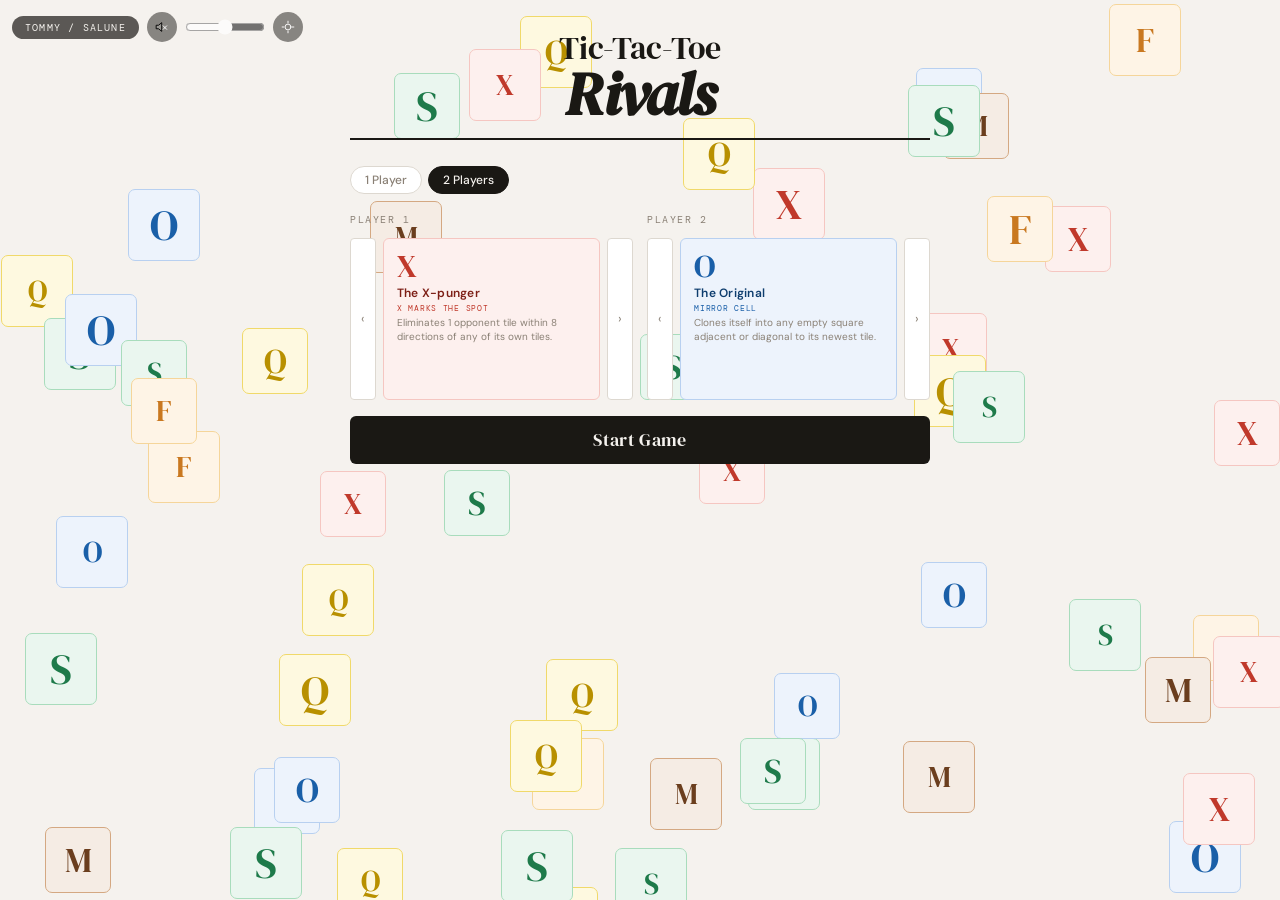
<file: rivals/index.html>
<!DOCTYPE html>
<html lang="en" data-theme="light">
<head>
<meta charset="UTF-8">
<meta name="viewport" content="width=device-width, initial-scale=1.0">
<title>Tic-Tac-Toe: Rivals</title>
<link href="https://fonts.googleapis.com/css2?family=DM+Serif+Display:ital@0;1&family=DM+Sans:wght@300;400;500;600&family=DM+Mono:wght@400;500&display=swap" rel="stylesheet">
<style>
*{box-sizing:border-box;margin:0;padding:0;}

/* ══ THEME VARS ══ */
:root{
  --bg:#f5f2ee;--surface:#fff;--border:#ddd8d0;--text:#1a1814;--muted:#8a8075;--faint:#e8e4de;
  --r:#c0392b;--r-l:#fdf0ee;--r-m:#f5c6c1;--r-d:#7d1f16;
  --b:#1a5fa8;--b-l:#edf3fc;--b-m:#b8d0f0;--b-d:#0e3d6e;
  --g:#1e7a4a;--g-l:#eaf6ef;--g-m:#a8dcbc;--g-d:#0f4a2a;
  --o:#c97820;--o-l:#fef4e6;--o-m:#f5d59a;--o-d:#7a4510;
  --w:#6b3e1e;--w-l:#f5ece4;--w-m:#d4a882;--w-d:#3e200a;
  --y:#b89000;--y-l:#fef9e0;--y-m:#f0d96a;--y-d:#6b5000;
  --r2:#7d1f16;--r2-l:#f2d5d0;--r2-m:#d98880;
  --b2:#0a2d52;--b2-l:#cce0f7;--b2-m:#7aaeea;
  --g2:#0a3d1e;--g2-l:#c2e8ce;--g2-m:#5cbd8a;
  --o2:#7a4510;--o2-l:#f7e4cc;--o2-m:#d4a040;
  --w2:#3e200a;--w2-l:#e8d5c2;--w2-m:#a87050;
  --y2:#6b5000;--y2-l:#f5edb8;--y2-m:#d4b800;
  --cell:90px;--gap:6px;--rad:6px;
  --glow:none;
}
[data-theme="dark"]{
  --bg:#0f0e0c;--surface:#1a1814;--border:#2e2a24;--text:#f0ede8;--muted:#6a6560;--faint:#252219;
  --r:#e04030;--r-l:#1e0e0a;--r-m:#5a1a12;--r-d:#f5a090;
  --b:#3a80d0;--b-l:#080f1e;--b-m:#12275a;--b-d:#90c0f5;
  --g:#28a060;--g-l:#081408;--g-m:#10402a;--g-d:#80d0a0;
  --o:#e08030;--o-l:#1a0f04;--o-m:#503010;--o-d:#f5c080;
  --w:#90582a;--w-l:#140b04;--w-m:#402010;--w-d:#d0a070;
  --y:#d0a800;--y-l:#141000;--y-m:#484000;--y-d:#f0d860;
  --r2:#a03020;--r2-l:#1a0808;--r2-m:#401510;
  --b2:#183060;--b2-l:#060c1a;--b2-m:#0a1840;
  --g2:#105030;--g2-l:#050e06;--g2-m:#0a2a18;
  --o2:#804010;--o2-l:#160c02;--o2-m:#2e1a06;
  --w2:#502a0a;--w2-l:#100804;--w2-m:#201006;
  --y2:#504800;--y2-l:#100e00;--y2-m:#282000;
  --glow:0 0 12px rgba(255,255,255,0.08);
}

body{font-family:'DM Sans',sans-serif;background:var(--bg);color:var(--text);min-height:100vh;overflow-x:hidden;transition:background .3s,color .3s;}

/* ══ AMBIENT ══ */
#ambient{position:fixed;inset:0;pointer-events:none;z-index:0;overflow:hidden;}
.amb{position:absolute;font-family:'DM Serif Display',serif;display:flex;align-items:center;justify-content:center;border-radius:7px;will-change:transform,opacity;}
[data-theme="dark"] .amb{box-shadow:0 0 8px rgba(255,255,255,0.06);}
@keyframes ambfall{0%{transform:translateY(var(--sy)) rotate(var(--rot));opacity:0;}6%{opacity:var(--pk);}80%{opacity:var(--pk);}100%{transform:translateY(calc(var(--sy)+130vh)) rotate(calc(var(--rot)+var(--spin)));opacity:0;}}

/* ══ TOP-LEFT CONTROLS ══ */
#top-left{position:fixed;top:12px;left:12px;z-index:200;display:flex;align-items:center;gap:8px;}
#site-back{padding:5px 13px;background:var(--text);color:var(--bg);border:none;border-radius:20px;font-family:'DM Mono',monospace;font-size:10px;letter-spacing:.12em;text-transform:uppercase;cursor:pointer;opacity:.7;transition:opacity .2s;}
#site-back:hover{opacity:1;}
.icon-btn{width:30px;height:30px;border:none;border-radius:50%;background:rgba(26,24,20,.5);cursor:pointer;display:flex;align-items:center;justify-content:center;padding:0;transition:background .2s;flex-shrink:0;}
.icon-btn:hover{background:rgba(26,24,20,.85);}
[data-theme="dark"] .icon-btn{background:rgba(240,237,230,.15);}
[data-theme="dark"] .icon-btn:hover{background:rgba(240,237,230,.3);}
.icon-btn svg{width:14px;height:14px;fill:none;stroke:#fff;stroke-width:1.6;stroke-linecap:round;stroke-linejoin:round;}
[data-theme="dark"] .icon-btn svg{stroke:#f0ede8;}

/* ══ VOL CONTROLS (inline) ══ */
#vol-slider{width:80px;cursor:pointer;accent-color:rgba(255,255,255,0.8);vertical-align:middle;opacity:0.7;transition:opacity .2s;}
#vol-slider:hover{opacity:1;}
[data-theme="dark"] #vol-slider{accent-color:rgba(240,237,230,0.8);}

/* ══ MASTHEAD ══ */
.masthead{position:relative;z-index:1;text-align:center;border-bottom:2px solid var(--text);padding-bottom:.85rem;margin-bottom:1.6rem;}
.masthead .tic{font-family:'DM Serif Display',serif;font-size:clamp(1.3rem,4.5vw,2rem);letter-spacing:-.01em;line-height:1;color:var(--text);}
.masthead .rivals{font-family:'DM Serif Display',serif;font-style:italic;font-size:clamp(2.2rem,8vw,3.8rem);letter-spacing:-.03em;line-height:1;color:var(--text);display:block;font-weight:700;}

/* ══ FACT BANNER ══ */
#fact-banner{font-family:'DM Mono',monospace;font-size:9px;letter-spacing:.14em;text-transform:uppercase;color:var(--o-d);background:var(--o-l);border:1px solid var(--o-m);border-radius:4px;padding:4px 12px;text-align:center;margin-bottom:.5rem;display:none;}
#fact-banner.show{display:block;}

/* ══ LAYOUT ══ */
.page-wrap{display:flex;flex-direction:column;align-items:center;padding:2rem 1rem 3rem;min-height:100vh;}
.wrap{position:relative;z-index:1;width:100%;max-width:580px;}
.screen{display:none;}.screen.active{display:block;}
#side-left,#side-right{display:none!important;}
.bb .side-lbl{color:var(--b);}.gb .side-lbl{color:var(--g);}.ob .side-lbl{color:var(--o);}.wb .side-lbl{color:var(--w);}.yb .side-lbl{color:var(--y);}

/* ══ PILLS ══ */
.mode-row{display:flex;gap:6px;margin-bottom:1rem;flex-wrap:wrap;}
.pill{padding:5px 14px;border:1.5px solid var(--border);border-radius:20px;background:var(--surface);font-family:'DM Sans',sans-serif;font-size:12px;font-weight:500;color:var(--muted);cursor:pointer;transition:all .15s;}
.pill:hover{border-color:var(--text);color:var(--text);}.pill.on{background:var(--text);color:var(--bg);border-color:var(--text);}
.opt-row{display:none;gap:6px;margin-bottom:.8rem;flex-wrap:wrap;align-items:center;}.opt-row.show{display:flex;}
.opt-lbl{font-family:'DM Mono',monospace;font-size:10px;letter-spacing:.12em;text-transform:uppercase;color:var(--muted);}

/* ══ CHAR SELECT ══ */
.select-grid{display:grid;grid-template-columns:1fr 1fr;gap:1.1rem .9rem;margin-bottom:1rem;}
.pcol{display:flex;flex-direction:column;}
.pcol-lbl{font-family:'DM Mono',monospace;font-size:10px;letter-spacing:.15em;text-transform:uppercase;color:var(--muted);margin-bottom:8px;display:flex;align-items:center;gap:6px;height:20px;}
.ai-badge{background:var(--text);color:var(--bg);font-size:9px;padding:1px 5px;border-radius:3px;letter-spacing:.1em;}
.char-picker{display:flex;align-items:stretch;gap:7px;flex:1;}
.carr{width:26px;min-width:26px;border:1.5px solid var(--border);border-radius:4px;background:var(--surface);cursor:pointer;display:flex;align-items:center;justify-content:center;font-size:13px;color:var(--muted);user-select:none;transition:border-color .15s,color .15s;}
.carr:hover{border-color:var(--text);color:var(--text);}
.ccard{flex:1;border:1.5px solid var(--border);border-radius:var(--rad);padding:11px 13px;background:var(--surface);display:flex;flex-direction:column;height:162px;overflow:hidden;transition:border-color .2s,background .2s;}
.ccard.rt{border-color:var(--r-m);background:var(--r-l);}.ccard.bt{border-color:var(--b-m);background:var(--b-l);}
.ccard.gt{border-color:var(--g-m);background:var(--g-l);}.ccard.ot{border-color:var(--o-m);background:var(--o-l);}
.ccard.wt{border-color:var(--w-m);background:var(--w-l);}.ccard.yt{border-color:var(--y-m);background:var(--y-l);}
.ccard.qt{border-color:var(--border);background:var(--faint);}
.csym{font-family:'DM Serif Display',serif;font-size:2rem;line-height:1;margin-bottom:3px;}
.rt .csym{color:var(--r);}.bt .csym{color:var(--b);}.gt .csym{color:var(--g);}
.ot .csym{color:var(--o);}.wt .csym{color:var(--w);}.yt .csym{color:var(--y);}.qt .csym{color:var(--muted);}
.cname{font-size:12px;font-weight:600;letter-spacing:.02em;margin-bottom:2px;}
.rt .cname{color:var(--r-d);}.bt .cname{color:var(--b-d);}.gt .cname{color:var(--g-d);}
.ot .cname{color:var(--o-d);}.wt .cname{color:var(--w-d);}.yt .cname{color:var(--y-d);}.qt .cname{color:var(--muted);}
.cpl{font-family:'DM Mono',monospace;font-size:8px;letter-spacing:.09em;text-transform:uppercase;margin-bottom:3px;}
.rt .cpl{color:var(--r);}.bt .cpl{color:var(--b);}.gt .cpl{color:var(--g);}
.ot .cpl{color:var(--o);}.wt .cpl{color:var(--w);}.yt .cpl{color:var(--y);}.qt .cpl{color:var(--muted);}
.cdesc{font-size:10px;color:var(--muted);line-height:1.45;overflow:hidden;}
.cancel-wrap{overflow:hidden;max-height:0;transition:max-height .3s ease;margin-bottom:0;}
.cancel-wrap.open{max-height:80px;margin-bottom:.8rem;}
.cancel-note{font-size:11px;color:var(--muted);padding:7px 10px;border:1px solid var(--border);border-radius:var(--rad);background:var(--surface);line-height:1.5;}
.cancel-note strong{font-weight:600;color:var(--text);}
.start-btn{width:100%;padding:12px;background:var(--text);color:var(--bg);border:none;border-radius:var(--rad);font-family:'DM Serif Display',serif;font-size:1.1rem;letter-spacing:.02em;cursor:pointer;transition:opacity .15s,transform .1s;margin-bottom:.6rem;}
.start-btn:hover{opacity:.88;}.start-btn:active{transform:scale(.99);}

/* ══ SCOREBOARD (mobile inline) ══ */
.scoreboard{display:grid;grid-template-columns:1fr auto 1fr;gap:8px;margin-bottom:.8rem;align-items:center;}
.sbox{border:1.5px solid var(--border);border-radius:var(--rad);padding:10px 13px;background:var(--surface);position:relative;overflow:hidden;box-shadow:var(--glow);}
.sbox.rb{border-color:var(--r-m);background:var(--r-l);}.sbox.bb{border-color:var(--b-m);background:var(--b-l);}
.sbox.gb{border-color:var(--g-m);background:var(--g-l);}.sbox.ob{border-color:var(--o-m);background:var(--o-l);}
.sbox.wb{border-color:var(--w-m);background:var(--w-l);}.sbox.yb{border-color:var(--y-m);background:var(--y-l);}
.sbox.r2b{border-color:var(--r2-m);background:var(--r2-l);}.sbox.b2b{border-color:var(--b2-m);background:var(--b2-l);}
.sbox.g2b{border-color:var(--g2-m);background:var(--g2-l);}.sbox.o2b{border-color:var(--o2-m);background:var(--o2-l);}
.sbox.w2b{border-color:var(--w2-m);background:var(--w2-l);}.sbox.y2b{border-color:var(--y2-m);background:var(--y2-l);}
.ghost{position:absolute;right:-10px;bottom:-14px;font-family:'DM Serif Display',serif;font-size:5rem;line-height:1;pointer-events:none;transform:rotate(-14deg);opacity:.08;user-select:none;}
.shn{font-family:'DM Mono',monospace;font-size:8.5px;letter-spacing:.1em;text-transform:uppercase;margin-bottom:2px;position:relative;z-index:1;}
.rb .shn{color:var(--r);}.bb .shn{color:var(--b);}.gb .shn{color:var(--g);}
.ob .shn{color:var(--o);}.wb .shn{color:var(--w);}.yb .shn{color:var(--y);}
.r2b .shn{color:var(--r2);}.b2b .shn{color:var(--b2);}.g2b .shn{color:var(--g2);}
.o2b .shn{color:var(--o2);}.w2b .shn{color:var(--w2);}.y2b .shn{color:var(--y2);}
.sv{font-family:'DM Serif Display',serif;font-size:1.9rem;line-height:1;position:relative;z-index:1;}
.rb .sv{color:var(--r);}.bb .sv{color:var(--b);}.gb .sv{color:var(--g);}
.ob .sv{color:var(--o);}.wb .sv{color:var(--w);}.yb .sv{color:var(--y);}
.r2b .sv{color:var(--r2);}.b2b .sv{color:var(--b2);}.g2b .sv{color:var(--g2);}
.o2b .sv{color:var(--o2);}.w2b .sv{color:var(--w2);}.y2b .sv{color:var(--y2);}
.smid{text-align:center;font-family:'DM Mono',monospace;font-size:9px;letter-spacing:.1em;text-transform:uppercase;color:var(--muted);line-height:2;}
.smidv{font-family:'DM Serif Display',serif;font-size:1.4rem;color:var(--muted);display:block;}

/* ══ STATUS ══ */
.stbar{border:1.5px solid var(--border);border-radius:var(--rad);background:var(--surface);padding:9px 13px;text-align:center;font-size:13px;min-height:42px;display:flex;align-items:center;justify-content:center;margin-bottom:.75rem;line-height:1.5;transition:border-color .2s,background .2s;}
.stbar.ra{border-color:var(--r-m);background:var(--r-l);}.stbar.ba{border-color:var(--b-m);background:var(--b-l);}
.stbar.ga{border-color:var(--g-m);background:var(--g-l);}.stbar.oa{border-color:var(--o-m);background:var(--o-l);}
.stbar.wa{border-color:var(--w-m);background:var(--w-l);}.stbar.ya{border-color:var(--y-m);background:var(--y-l);}
.stbar.r2a{border-color:var(--r2-m);background:var(--r2-l);}.stbar.b2a{border-color:var(--b2-m);background:var(--b2-l);}
.stbar.g2a{border-color:var(--g2-m);background:var(--g2-l);}.stbar.think{background:var(--faint);}
.tc{font-weight:600;}
.cr{color:var(--r-d);}.cb{color:var(--b-d);}.cg{color:var(--g-d);}
.co{color:var(--o-d);}.cw{color:var(--w-d);}.cy{color:var(--y-d);}
.nopwr{color:var(--muted);font-size:11px;font-style:italic;}
.haspwr{font-size:11px;font-style:italic;}

/* ══ BOARD ══ */
.board-wrap{position:relative;}
.board{display:grid;grid-template-columns:repeat(4,var(--cell));gap:var(--gap);margin:0 auto .5rem;width:fit-content;padding:10px;background:var(--border);border-radius:10px;box-shadow:var(--glow);}
[data-theme="dark"] .board{background:#2a2520;}
/* Animation overlay canvas */
#anim-canvas{position:absolute;top:0;left:0;width:100%;height:100%;pointer-events:none;z-index:50;}

.cell{width:var(--cell);height:var(--cell);background:var(--surface);border-radius:4px;cursor:pointer;font-family:'DM Serif Display',serif;font-size:2.3rem;display:flex;align-items:center;justify-content:center;transition:background .12s,transform .08s,box-shadow .12s;user-select:none;position:relative;overflow:visible;}
.cell:hover:not(.taken){background:var(--faint);transform:scale(1.03);}.cell.taken{cursor:default;}
.cell.rp{color:var(--r);background:var(--r-l);}.cell.bp{color:var(--b);background:var(--b-l);}
.cell.gp{color:var(--g);background:var(--g-l);}.cell.op{color:var(--o);background:var(--o-l);}
.cell.wp{color:var(--w);background:var(--w-l);}.cell.yp{color:var(--y);background:var(--y-l);}
.cell.r2p{color:var(--r2);background:var(--r2-l);box-shadow:inset 0 0 0 2.5px var(--r2-m);}
.cell.b2p{color:var(--b2);background:var(--b2-l);box-shadow:inset 0 0 0 2.5px var(--b2-m);}
.cell.g2p{color:var(--g2);background:var(--g2-l);box-shadow:inset 0 0 0 2.5px var(--g2-m);}
.cell.o2p{color:var(--o2);background:var(--o2-l);box-shadow:inset 0 0 0 2.5px var(--o2-m);}
.cell.w2p{color:var(--w2);background:var(--w2-l);box-shadow:inset 0 0 0 2.5px var(--w2-m);}
.cell.y2p{color:var(--y2);background:var(--y2-l);box-shadow:inset 0 0 0 2.5px var(--y2-m);}
.cell.win.rp{box-shadow:0 0 0 2px var(--r);background:var(--r-m);}
.cell.win.bp{box-shadow:0 0 0 2px var(--b);background:var(--b-m);}
.cell.win.gp{box-shadow:0 0 0 2px var(--g);background:var(--g-m);}
.cell.win.op{box-shadow:0 0 0 2px var(--o);background:var(--o-m);}
.cell.win.wp{box-shadow:0 0 0 2px var(--w);background:var(--w-m);}
.cell.win.yp{box-shadow:0 0 0 2px var(--y);background:var(--y-m);}
.cell.win.r2p{box-shadow:0 0 0 2px var(--r2);background:var(--r2-m);}
.cell.win.b2p{box-shadow:0 0 0 2px var(--b2);background:var(--b2-m);}
.cell.win.g2p{box-shadow:0 0 0 2px var(--g2);background:var(--g2-m);}
/* Highlights */
.cell.hlr{background:var(--r-l);box-shadow:0 0 0 2px var(--r);cursor:pointer;animation:br 1.2s ease-in-out infinite;}.cell.hlr:hover{background:var(--r-m);}
.cell.hlb{background:var(--b-l);box-shadow:0 0 0 2px var(--b);cursor:pointer;animation:bb 1.2s ease-in-out infinite;}.cell.hlb:hover{background:var(--b-m);}
.cell.hlg{background:var(--g-l);box-shadow:0 0 0 2px var(--g);cursor:pointer;animation:bg 1.2s ease-in-out infinite;}.cell.hlg:hover{background:var(--g-m);}
.cell.hlo{background:var(--o-l);box-shadow:0 0 0 2px var(--o);cursor:pointer;animation:bo 1.2s ease-in-out infinite;}.cell.hlo:hover{background:var(--o-m);}
.cell.hlw{background:var(--w-l);box-shadow:0 0 0 2px var(--w);cursor:pointer;animation:bw 1.2s ease-in-out infinite;}.cell.hlw:hover{background:var(--w-m);}
.cell.hly{background:var(--y-l);box-shadow:0 0 0 2px var(--y);cursor:pointer;animation:by 1.2s ease-in-out infinite;}.cell.hly:hover{background:var(--y-m);}
@keyframes br{0%,100%{box-shadow:0 0 0 2px var(--r)}50%{box-shadow:0 0 0 4px var(--r-m)}}
@keyframes bb{0%,100%{box-shadow:0 0 0 2px var(--b)}50%{box-shadow:0 0 0 4px var(--b-m)}}
@keyframes bg{0%,100%{box-shadow:0 0 0 2px var(--g)}50%{box-shadow:0 0 0 4px var(--g-m)}}
@keyframes bo{0%,100%{box-shadow:0 0 0 2px var(--o)}50%{box-shadow:0 0 0 4px var(--o-m)}}
@keyframes bw{0%,100%{box-shadow:0 0 0 2px var(--w)}50%{box-shadow:0 0 0 4px var(--w-m)}}
@keyframes by{0%,100%{box-shadow:0 0 0 2px var(--y)}50%{box-shadow:0 0 0 4px var(--y-m)}}

/* ══ POISON — 6 STAGES, rising from bottom ══ */
/* Stage 6=just poisoned (brightest, tallest at end), 1=dying */
.cell .poison-fill{position:absolute;bottom:0;left:0;right:0;border-radius:0 0 4px 4px;pointer-events:none;z-index:1;}
/* 6 poison stages — rises from bottom, wave on 3-5, blink on 1 */
.cell .poison-fill{
  position:absolute;bottom:0;left:0;right:0;border-radius:0 0 4px 4px;
  pointer-events:none;z-index:1;transition:height .4s ease,background .4s ease;
}
.cell.ps6 .poison-fill{height:10%;background:linear-gradient(to top,rgba(139,92,246,.30),rgba(167,139,250,.12));}
.cell.ps5 .poison-fill{height:26%;background:linear-gradient(to top,rgba(124,58,237,.38),rgba(139,92,246,.18));}
.cell.ps4 .poison-fill{height:44%;background:linear-gradient(to top,rgba(109,40,217,.46),rgba(124,58,237,.24));animation:pwave 1.1s ease-in-out infinite;}
.cell.ps3 .poison-fill{height:62%;background:linear-gradient(to top,rgba(91,33,182,.54),rgba(109,40,217,.30));animation:pwave 1s ease-in-out infinite;}
.cell.ps2 .poison-fill{height:80%;background:linear-gradient(to top,rgba(76,29,149,.62),rgba(91,33,182,.38));animation:pwave .9s ease-in-out infinite;}
.cell.ps1 .poison-fill{height:100%;border-radius:4px;background:linear-gradient(to top,rgba(60,22,120,.72),rgba(76,29,149,.50));animation:pblink .45s ease-in-out infinite;}
@keyframes pwave{0%,100%{clip-path:inset(0 0 0 0);transform:scaleX(1);}50%{transform:scaleX(1.04);clip-path:inset(0 -2px 0 -2px);}}
@keyframes pblink{0%,100%{opacity:1;}50%{opacity:.28;}}

/* ══ FRUIT DOTS ══ */
.fdot{position:absolute;inset:0;display:flex;align-items:center;justify-content:center;z-index:2;pointer-events:none;}
.fdot::after{content:'';width:20px;height:20px;border-radius:50%;display:block;box-shadow:0 1px 4px rgba(0,0,0,.18);}
.fdot.f0::after{background:radial-gradient(circle at 36% 30%,#6abf69 0%,#1e7a4a 60%,#0f4a2a 100%);}
.fdot.f1::after{background:radial-gradient(circle at 36% 30%,#5cbd8a 0%,#0a3d1e 60%,#051a0d 100%);}

/* ══ QUANTUM GHOST ══ */
.qgh{position:absolute;inset:0;display:flex;align-items:center;justify-content:center;pointer-events:none;font-family:'DM Serif Display',serif;font-size:1.4rem;border-radius:4px;}

/* ══ MOLE BURROW ARROWS ══ */
.mole-arrows{position:absolute;inset:0;display:flex;align-items:center;justify-content:center;pointer-events:none;z-index:10;}
.mole-arrows svg{width:70%;height:70%;opacity:.7;}

/* ══ LEGEND ══ */
.legstrip{display:grid;grid-template-columns:1fr 1fr;gap:5px;margin-bottom:.7rem;}
.lc{border:1px solid var(--border);border-radius:var(--rad);padding:7px 9px;background:var(--surface);font-size:10.5px;color:var(--muted);line-height:1.45;box-shadow:var(--glow);}
.lc strong{display:block;font-family:'DM Mono',monospace;font-size:8.5px;letter-spacing:.09em;text-transform:uppercase;margin-bottom:2px;}
.lc.rl{border-color:var(--r-m);}.lc.rl strong{color:var(--r);}
.lc.bl{border-color:var(--b-m);}.lc.bl strong{color:var(--b);}
.lc.gl{border-color:var(--g-m);}.lc.gl strong{color:var(--g);}
.lc.ol{border-color:var(--o-m);}.lc.ol strong{color:var(--o);}
.lc.wl{border-color:var(--w-m);}.lc.wl strong{color:var(--w);}
.lc.yl{border-color:var(--y-m);}.lc.yl strong{color:var(--y);}
.lc.r2l{border-color:var(--r2-m);}.lc.r2l strong{color:var(--r2);}
.game-cancel-note{font-size:11px;color:var(--muted);padding:7px 10px;border:1px solid var(--border);border-radius:var(--rad);background:var(--surface);margin-bottom:.7rem;line-height:1.5;display:none;}
.game-cancel-note.show{display:block;}
.game-cancel-note strong{font-weight:600;color:var(--text);}
.actions{display:flex;gap:8px;justify-content:center;margin-top:.3rem;}
.abtn{padding:8px 20px;border:1.5px solid var(--border);border-radius:var(--rad);background:var(--surface);font-family:'DM Sans',sans-serif;font-size:12px;font-weight:500;color:var(--muted);cursor:pointer;transition:all .15s;}
.abtn:hover{border-color:var(--text);color:var(--text);}
.abtn.pri{background:var(--text);color:var(--bg);border-color:var(--text);}.abtn.pri:hover{opacity:.85;color:var(--bg);}
.back{text-align:center;margin-top:.9rem;font-size:12px;color:var(--muted);cursor:pointer;text-decoration:underline;text-underline-offset:3px;}
.back:hover{color:var(--text);}
@media(max-width:520px){:root{--cell:70px;}.select-grid{gap:.9rem .5rem;}}
</style>
</head>
<body>

<!-- TOP-LEFT -->
<div id="top-left">
  <button id="site-back" onclick="goToSite()">Tommy / Salune</button>
  <!-- Speaker icon: muted by default -->
  <button class="icon-btn" id="vol-btn" onclick="onSpeakerClick()" title="Toggle sound">
    <svg id="spk-svg" viewBox="0 0 24 24">
      <polygon points="11,5 6,9 2,9 2,15 6,15 11,19" stroke="currentColor" fill="rgba(255,255,255,.15)"/>
      <g id="spk-on" style="display:none">
        <path d="M15,9a5,5 0 0,1 0,6"/>
        <path d="M18.5,5.5a10,10 0 0,1 0,13"/>
      </g>
      <g id="spk-off">
        <line x1="14" y1="10" x2="20" y2="16"/>
        <line x1="20" y1="10" x2="14" y2="16"/>
      </g>
    </svg>
  </button>
  <!-- Inline volume slider -->
  <input type="range" id="vol-slider" min="0" max="1" step="0.01" value="0.5" oninput="onVolSlider(this.value)" title="Volume">
  <!-- Dark mode toggle -->
  <button class="icon-btn" id="theme-btn" onclick="toggleTheme()" title="Dark/Light mode">
    <svg viewBox="0 0 24 24">
      <circle cx="12" cy="12" r="5" id="sun-icon"/>
      <line x1="12" y1="2" x2="12" y2="5" id="sun-ray1"/>
      <line x1="12" y1="19" x2="12" y2="22" id="sun-ray2"/>
      <line x1="2" y1="12" x2="5" y2="12" id="sun-ray3"/>
      <line x1="19" y1="12" x2="22" y2="12" id="sun-ray4"/>
      <path d="M21 12.79A9 9 0 1 1 11.21 3 7 7 0 0 0 21 12.79z" id="moon-icon" style="display:none" fill="currentColor" stroke="none"/>
    </svg>
  </button>
</div>

<div id="ambient"></div>

<div class="page-wrap">
  <div class="masthead" style="width:100%;max-width:580px;">
    <div class="tic">Tic-Tac-Toe</div>
    <span class="rivals">Rivals</span>
  </div>

  <div class="wrap">
      <!-- SELECT -->
      <div class="screen active" id="scr-sel">
        <div class="mode-row">
          <button class="pill" id="mb1p" onclick="setMode('sp')">1 Player</button>
          <button class="pill on" id="mb2p" onclick="setMode('2p')">2 Players</button>
        </div>
        <div class="opt-row" id="drow">
          <button class="pill on" id="de" onclick="setDiff('easy')">Easy</button>
          <button class="pill" id="dm" onclick="setDiff('medium')">Medium</button>
          <button class="pill" id="dh" onclick="setDiff('hard')">Hard</button>
        </div>
        <div class="opt-row" id="frow">
          <span class="opt-lbl">Bot goes</span>
          <button class="pill" id="fb1st" onclick="setBotFirst(true)">First</button>
          <button class="pill on" id="fb2nd" onclick="setBotFirst(false)">Second</button>
        </div>
        <div class="select-grid" id="selgrid"></div>
        <button class="start-btn" onclick="startGame()">Start Game</button>
        <div class="cancel-wrap" id="cancel-wrap">
          <div class="cancel-note"><strong>Nemesis mode:</strong> Both players have no powers every other turn, starting on turn 1.</div>
        </div>
      </div>

      <!-- GAME -->
      <div class="screen" id="scr-game">
        <div class="scoreboard" id="mob-scoreboard">
          <div class="sbox rb" id="sb0"><div class="ghost" id="gh0">X</div><div class="shn" id="sn0"></div><div class="sv" id="sv0">0</div></div>
          <div class="smid">draws<span class="smidv" id="svd">0</span></div>
          <div class="sbox bb" id="sb1"><div class="ghost" id="gh1">O</div><div class="shn" id="sn1"></div><div class="sv" id="sv1">0</div></div>
        </div>
        <div class="legstrip" id="legstrip"></div>
        <div class="game-cancel-note" id="gcn"></div>
        <div class="stbar" id="stbar"></div>
        <div class="board-wrap">
          <div class="board" id="board"></div>
          <canvas id="anim-canvas" width="1" height="1"></canvas>
        </div>
        <div id="fact-banner"></div>
        <div class="actions"><button class="abtn pri" onclick="resetRound()">New Round</button></div>
        <div class="back" onclick="goBack()">Change characters</div>
      </div>
  </div>
</div>

<script>
// ══════════════════════════════════════════════════════
// THEME
// ══════════════════════════════════════════════════════
const THEME_KEY='rivalsTheme';
function applyTheme(t){
  document.documentElement.setAttribute('data-theme',t);
  localStorage.setItem(THEME_KEY,t);
  const isDark=t==='dark';
  document.getElementById('sun-icon').style.display=isDark?'none':'';
  ['sun-ray1','sun-ray2','sun-ray3','sun-ray4'].forEach(id=>document.getElementById(id).style.display=isDark?'none':'');
  document.getElementById('moon-icon').style.display=isDark?'':'none';
}
function toggleTheme(){
  const cur=document.documentElement.getAttribute('data-theme')||'light';
  applyTheme(cur==='dark'?'light':'dark');
}
// Load saved theme (default: light, no geolocation)
(()=>{const saved=localStorage.getItem(THEME_KEY);applyTheme(saved||'light');})();

// ══════════════════════════════════════════════════════
// MUSIC SYSTEM — Web Audio API for gapless sync
// ══════════════════════════════════════════════════════
const AUDIO_BASE='https://salunesoftware.github.io/';
const TRACK_FILES={base:'RivalBaseTrack01',X:'RivalXTrack01',O:'RivalOTrack01',S:'RivalSTrack01',M:'RivalMTrack01',Q:'RivalQTrack01',F:'RivalFTrack01'};
const CHAR_TRACK_KEY=['X','O','S','M','Q','F',null];

let actx=null; // AudioContext
const trackBuffers={}; // decoded AudioBuffers
const trackSources={}; // currently playing BufferSourceNodes
const trackGains={};   // GainNodes per track
const trackTargets={}; // logical volume targets 0-1
let masterGain=null;
let musicStarted=false,musicMuted=false,masterVol=0.5;
let startTime=0; // actx.currentTime when all tracks started

function sCurve(t){return t<.5?4*t*t*t:1-Math.pow(-2*t+2,3)/2;}

function initActx(){
  if(actx)return;
  actx=new(window.AudioContext||window.webkitAudioContext)();
  masterGain=actx.createGain();
  masterGain.gain.value=masterVol;
  masterGain.connect(actx.destination);
}

function fadeTo(key,target,ms=2000){
  trackTargets[key]=target;
  const g=trackGains[key];if(!g)return;
  const scaledTarget=musicMuted?0:target;
  const now=actx.currentTime;
  g.gain.cancelScheduledValues(now);
  g.gain.setValueAtTime(g.gain.value,now);
  // S-curve approximation using exponential ramp in two steps
  const mid=now+ms/2000;
  const end=now+ms/1000;
  // Simple linear for now (Web Audio exponentialRampToValueAtTime requires >0)
  if(scaledTarget===0){
    g.gain.linearRampToValueAtTime(0.0001,end);
  } else {
    g.gain.linearRampToValueAtTime(scaledTarget,end);
  }
}

async function loadTrack(key){
  const url=AUDIO_BASE+TRACK_FILES[key]+'.mp3';
  try{
    const resp=await fetch(url);
    if(!resp.ok)throw new Error('HTTP '+resp.status);
    const buf=await resp.arrayBuffer();
    trackBuffers[key]=await actx.decodeAudioData(buf);
    return true;
  }catch(e){console.warn('Audio load failed:',key,e);return false;}
}

function startTrack(key,offset=0){
  // Stop existing source if any
  if(trackSources[key]){try{trackSources[key].stop();}catch(e){}}
  if(!trackBuffers[key])return;
  const g=actx.createGain();
  g.gain.value=0;
  g.connect(masterGain);
  trackGains[key]=g;
  const src=actx.createBufferSource();
  src.buffer=trackBuffers[key];
  src.loop=true;
  src.connect(g);
  // Start at offset so all tracks are in sync
  src.start(0,offset%trackBuffers[key].duration);
  trackSources[key]=src;
}

async function startMusicManually(){
  if(musicStarted)return;
  musicStarted=true;
  initActx();
  if(actx.state==='suspended')await actx.resume();

  // Load all tracks in parallel
  const keys=Object.keys(TRACK_FILES);
  await Promise.all(keys.map(k=>loadTrack(k)));

  // Calculate sync offset: use a common start point
  const syncOffset=0;
  startTime=actx.currentTime;

  // Start all sources simultaneously at offset 0
  keys.forEach(k=>startTrack(k,syncOffset));

  // Base starts immediately, char tracks added after 10s
  fadeTo('base',1,0);  // instant start
  setTimeout(()=>onCharSelect(),10000);

  updateSpeakerIcon();
}

function onSpeakerClick(){
  if(!musicStarted){startMusicManually();}
  else{musicMuted=!musicMuted;applyMute();}
  updateSpeakerIcon();
}

function applyMute(){
  if(!masterGain)return;
  const now=actx.currentTime;
  masterGain.gain.cancelScheduledValues(now);
  // Instant mute/unmute — no delay
  masterGain.gain.setValueAtTime(musicMuted?0:masterVol,now);
}

function onVolSlider(v){
  masterVol=parseFloat(v);
  if(!masterGain)return;
  if(!musicMuted){
    const now=actx.currentTime;
    masterGain.gain.cancelScheduledValues(now);
    masterGain.gain.setValueAtTime(masterGain.gain.value,now);
    masterGain.gain.linearRampToValueAtTime(masterVol,now+0.05);
  }
  updateSpeakerIcon();
}

function onCharSelect(){
  if(!musicStarted)return;
  const active=new Set(['base']);
  for(let s=0;s<2;s++){const k=CHAR_TRACK_KEY[SI[s]];if(k)active.add(k);}
  Object.keys(TRACK_FILES).forEach(k=>{
    if(k==='base')return;
    if(active.has(k))fadeTo(k,1,1500);else fadeTo(k,0,1500);
  });
}
function onGameStart(){if(!musicStarted)return;setTimeout(()=>Object.keys(TRACK_FILES).forEach(k=>fadeTo(k,1,2000)),1500);}
function onGameEnd(){if(!musicStarted)return;onCharSelect();}
function goToSite(){
  if(musicStarted){
    // Instant fade out when leaving
    if(masterGain){
      const now=actx.currentTime;
      masterGain.gain.cancelScheduledValues(now);
      masterGain.gain.linearRampToValueAtTime(0,now+0.3);
    }
  }
  setTimeout(()=>window.location.href='https://salunesoftware.github.io/',400);
}

function updateSpeakerIcon(){
  const on=document.getElementById('spk-on');
  const off=document.getElementById('spk-off');
  const muted=!musicStarted||musicMuted||(masterVol<.02);
  if(on)on.style.display=muted?'none':'';
  if(off)off.style.display=muted?'':'none';
}

// ══════════════════════════════════════════════════════
// CHARACTERS
// ══════════════════════════════════════════════════════
const CH=[
  {id:'expunger',sym:'X',name:'The X-punger',pname:'X Marks the Spot',
   desc:'Eliminates 1 opponent tile within 8 directions of any of its own tiles.',
   t:'r',bc:'rb',pc:'rp',tc:'cr',lc:'rl',ac:'ra',alt:{bc:'r2b',pc:'r2p',tc:'cr2',lc:'r2l',ac:'r2a'}},
  {id:'original',sym:'O',name:'The Original',pname:'Mirror Cell',
   desc:'Clones itself into any empty square adjacent or diagonal to its newest tile.',
   t:'b',bc:'bb',pc:'bp',tc:'cb',lc:'bl',ac:'ba',alt:{bc:'b2b',pc:'b2p',tc:'cb2',lc:'b2l',ac:'b2a'}},
  {id:'snake',sym:'S',name:'The Snake',pname:'Venom Bloom',
   desc:'Poisons adjacent tiles on placement (6-turn decay). Eating own fruit grants a bonus placement that also poisons. Opponents eating snake fruit get poisoned.',
   t:'g',bc:'gb',pc:'gp',tc:'cg',lc:'gl',ac:'ga',alt:{bc:'g2b',pc:'g2p',tc:'cg2',lc:'g2l',ac:'g2a'}},
  {id:'mole',sym:'M',name:'The Mole',pname:'Burrow',
   desc:'Places only adjacent to existing tiles. Burrows through adjacent opponent tiles, emerging beyond them. Without adjacent opponents, burrows blind one tile further than chosen — random direction.',
   t:'w',bc:'wb',pc:'wp',tc:'cw',lc:'wl',ac:'wa',alt:{bc:'w2b',pc:'w2p',tc:'cw2',lc:'wl',ac:'w2a'}},
  {id:'quantum',sym:'Q',name:'The Quantum',pname:'Superposition',
   desc:'Most recent tile projects ghosts along its row and column. Opponent covering a ghost teleports that Q tile away. Placing on own ghost refreshes the projection — no teleport.',
   t:'y',bc:'yb',pc:'yp',tc:'cy',lc:'yl',ac:'ya',alt:{bc:'y2b',pc:'y2p',tc:'cy2',lc:'yl',ac:'y2a'}},
  {id:'factotum',sym:'F',name:'The Factotum',pname:'Wild Power',
   desc:'Gains a random power each turn. Placed tiles permanently retain their power. Snake fruit bonus also poisons on bonus placement.',
   t:'o',bc:'ob',pc:'op',tc:'co',lc:'ol',ac:'oa',alt:{bc:'o2b',pc:'o2p',tc:'co2',lc:'ol',ac:'o2a'}},
  {id:'random',sym:'?',name:'Random',pname:'',desc:'Picks a random character when the game starts.',
   t:'qt',bc:'bb',pc:'bp',tc:'cb',lc:'bl',ac:'ba',alt:{bc:'b2b',pc:'b2p',tc:'cb2',lc:'bl',ac:'b2a'}},
];
const REAL_CH=6;
const FACTOTUM_POOL=['expunger','original','snake','mole','quantum'];

// ══ BOARD HELPERS ══
const N=4,WINS=[];
for(let r=0;r<N;r++) WINS.push([r*N,r*N+1,r*N+2,r*N+3]);
for(let c=0;c<N;c++) WINS.push([c,c+N,c+2*N,c+3*N]);
WINS.push([0,5,10,15]);WINS.push([3,6,9,12]);
const adjO=i=>{const r=Math.floor(i/N),c=i%N,a=[];if(r>0)a.push(i-N);if(r<N-1)a.push(i+N);if(c>0)a.push(i-1);if(c<N-1)a.push(i+1);return a;};
const adjD=i=>{const r=Math.floor(i/N),c=i%N,a=[];if(r>0&&c>0)a.push(i-N-1);if(r>0&&c<N-1)a.push(i-N+1);if(r<N-1&&c>0)a.push(i+N-1);if(r<N-1&&c<N-1)a.push(i+N+1);return a;};
const adj8=i=>[...new Set([...adjO(i),...adjD(i)])];
const stepRC=(i,dr,dc)=>{const r=Math.floor(i/N)+dr,c=(i%N)+dc;return(r<0||r>=N||c<0||c>=N)?-1:r*N+c;};

// ══ SELECT STATE ══
let SI=[0,1],gMode='2p',diff='easy',botFirst=false;
let RSI=[0,1];
const rch=s=>CH[RSI[s]];
const sameChar=()=>RSI[0]===RSI[1];
const isAlt=s=>s===1&&sameChar();
const prop=(s,k)=>isAlt(s)?rch(s).alt[k]:rch(s)[k];
const sym=s=>isAlt(s)?rch(s).sym.toLowerCase():rch(s).sym;
const symSlot=v=>{const s0=sym(0),s1=sym(1);return v===s0?0:v===s1?1:-1;};
const botSlot=()=>gMode==='sp'?(botFirst?0:1):-1;
const isNemesis=()=>sameChar();
const cancelledOut=s=>isNemesis()&&(pTurnCnt[s]%2===1);
function playerLabel(s){if(gMode==='sp'&&s===botSlot())return'Bot';return s===0?'P1':'P2';}
function displayName(s){return rch(s).name+' ('+playerLabel(s)+')';}

// ══ FACTOTUM ══
let factTileData={},factPower=[null,null];
function rollFactPower(s){const id=FACTOTUM_POOL[Math.floor(Math.random()*FACTOTUM_POOL.length)];factPower[s]=id;return id;}
function effId(s){if(rch(s).id==='factotum')return factPower[s]||'expunger';return rch(s).id;}

// ══════════════════════════════════════════════════════
// QUANTUM STATE — Full rewrite per spec
// 
// qState[boardIdx] = {slot, qTurn}
//   slot: which player (0 or 1) owns this tile
//   qTurn: which Q-player-turn this was placed (or spawned)
//   perceived: true if opponent has placed on this tile's ghost (no longer matures)
//
// qPlayerTurn[slot]: increments each time Q player finishes a turn
//
// GHOSTS: every non-perceived Q tile projects empty cells in its row + col
// MATURATION: at start of Q player's turn, tiles with qTurn < current turn AND
//   perceived=false → spawn up to 4 ortho real tiles, self removed
// TELEPORT: when opponent places on any ghost cell
// ══════════════════════════════════════════════════════
let qState={};         // boardIdx → {slot, qTurn, perceived}
let qPlayerTurn=[0,0]; // per-slot Q-turn counter

function qIsPlayer(slot){
  return rch(slot).id==='quantum'||(rch(slot).id==='factotum'&&effId(slot)==='quantum');
}

// Build ghost map:
// - Most recent DIRECTLY-placed Q tile per slot: projects full row+col
// - Spawned tiles (isSpawned=true): project only adjacent empty cells (dist=1)
// Returns: { boardIdx: {slot, sourceIdx, dist} }
function buildQuantumGhosts(){
  const map={};
  // Find most recent directly-placed tile per slot
  const latestDirect={}; // slot → {idx, qTurn}
  Object.entries(qState).forEach(([idxStr,st])=>{
    if(st.perceived||st.isSpawned)return;
    const qi=parseInt(idxStr);
    if(board[qi]===null){delete qState[qi];return;}
    if(!latestDirect[st.slot]||st.qTurn>latestDirect[st.slot].qTurn)
      latestDirect[st.slot]={idx:qi,qTurn:st.qTurn};
  });

  // Process all non-perceived tiles
  Object.entries(qState).forEach(([idxStr,st])=>{
    if(st.perceived)return;
    if(cancelledOut(st.slot))return;
    const qi=parseInt(idxStr);
    if(board[qi]===null){delete qState[qi];return;}
    const qr=Math.floor(qi/N),qc=qi%N;
    const isDirect=!st.isSpawned;
    const isLatest=latestDirect[st.slot]?.idx===qi;

    if(isDirect&&!isLatest)return; // only latest direct tile projects full row/col

    if(isDirect){
      // Latest direct tile: full row + col projection
      for(let cc=0;cc<N;cc++){
        const j=qr*N+cc;if(j===qi||board[j]!==null)continue;
        const d=Math.abs(cc-qc);
        if(!map[j]||d<map[j].dist)map[j]={slot:st.slot,sourceIdx:qi,dist:d};
      }
      for(let rr=0;rr<N;rr++){
        const j=rr*N+qc;if(j===qi||board[j]!==null)continue;
        const d=Math.abs(rr-qr);
        if(!map[j]||d<map[j].dist)map[j]={slot:st.slot,sourceIdx:qi,dist:d};
      }
    } else {
      // Spawned tile: project only immediate adjacent empty cells (dist=1)
      adjO(qi).forEach(j=>{
        if(board[j]!==null)return;
        if(!map[j]||1<map[j].dist)map[j]={slot:st.slot,sourceIdx:qi,dist:1};
      });
    }
  });
  return map;
}

function ghostOpacity(d){return d===1?0.22:d===2?0.13:0.07;}

// Teleport a Q tile at qi (belonging to slot) to a random non-ghost empty cell
function teleportQTile(qi,slot){
  if(board[qi]===null)return;
  const v=sym(slot);
  const ghosts=buildQuantumGhosts();
  // Prefer cells not in any ghost projection
  let pool=board.map((bv,j)=>bv===null&&!ghosts[j]?j:-1).filter(j=>j>=0);
  if(!pool.length)pool=board.map((bv,j)=>bv===null?j:-1).filter(j=>j>=0);
  if(!pool.length)return;
  const dest=pool[Math.floor(Math.random()*pool.length)];
  // Move tile
  board[qi]=null;
  if(factTileData[qi]){factTileData[dest]=factTileData[qi];delete factTileData[qi];}
  delete qState[qi];
  board[dest]=v;
  qState[dest]={slot,qTurn:qPlayerTurn[slot],perceived:false,isSpawned:false};
  playQAnim(dest);
}

// Called after ANY tile placement at pos — check if it lands on a Q ghost
// placingSlot = who just placed at pos
function checkQuantumTeleportByAny(placingSlot,pos){
  const ghosts=buildQuantumGhosts();
  if(!ghosts[pos])return;
  const {slot:qs,sourceIdx:qi}=ghosts[pos];
  // Only teleport if an OPPONENT placed on the ghost
  if(qs===placingSlot)return;
  // Check that qs is actually playing quantum
  if(!qIsPlayer(qs))return;
  // Mark source tile as perceived (won't mature, will teleport)
  if(qState[qi])qState[qi].perceived=true;
  // Teleport the source tile
  teleportQTile(qi,qs);
}

// Called at the START of a Q player's turn (before they place)
// Mature all unperceived tiles from previous turns
function matureQuantumTiles(slot){
  const v=sym(slot);
  const curTurn=qPlayerTurn[slot];
  // Find tiles placed before current turn that are still unperceived
  const toMature=Object.entries(qState)
    .filter(([,st])=>st.slot===slot&&!st.perceived&&st.qTurn<curTurn)
    .map(([idx])=>parseInt(idx));
  
  toMature.forEach(qi=>{
    if(board[qi]===null){delete qState[qi];return;}
    // Spawn real Q tiles in empty ortho neighbors (marked as spawned)
    adjO(qi).forEach(j=>{
      if(board[j]===null){
        board[j]=v;
        qState[j]={slot,qTurn:curTurn,perceived:false,isSpawned:true};
      }
    });
    // Remove the source tile
    board[qi]=null;
    delete qState[qi];
    if(factTileData[qi])delete factTileData[qi];
  });
  // Increment Q turn counter for next maturation check
  qPlayerTurn[slot]++;
}

// ══ SELECT UI ══
function renderCard(slot){
  const ci=SI[slot],c=CH[ci],el=document.getElementById('cc'+slot);
  el.className='ccard '+(ci===REAL_CH?'qt':c.t+'t');
  el.innerHTML=`<div class="csym">${c.sym}</div><div class="cname">${c.name}</div><div class="cpl">${c.pname||'Any character'}</div><div class="cdesc">${c.desc}</div>`;
}
function buildSelectCols(){
  const grid=document.getElementById('selgrid');grid.innerHTML='';
  for(let s=0;s<2;s++){
    const isBot=gMode==='sp'&&s===botSlot();
    const col=document.createElement('div');col.className='pcol';
    const lbl=document.createElement('div');lbl.className='pcol-lbl';lbl.id='lbl'+s;
    if(isBot)lbl.innerHTML='Bot <span class="ai-badge">BOT</span>';
    else lbl.textContent=gMode==='sp'?'You':(s===0?'Player 1':'Player 2');
    const picker=document.createElement('div');picker.className='char-picker';
    const lb=document.createElement('div');lb.className='carr';lb.innerHTML='&#8249;';lb.onclick=()=>shiftSlot(s,-1);
    const card=document.createElement('div');card.className='ccard rt';card.id='cc'+s;
    const rb=document.createElement('div');rb.className='carr';rb.innerHTML='&#8250;';rb.onclick=()=>shiftSlot(s,1);
    picker.appendChild(lb);picker.appendChild(card);picker.appendChild(rb);
    col.appendChild(lbl);col.appendChild(picker);grid.appendChild(col);
  }
  renderCard(0);renderCard(1);updateNemesisNote();
}
function shiftSlot(s,d){SI[s]=(SI[s]+d+REAL_CH+1)%(REAL_CH+1);renderCard(s);updateNemesisNote();onCharSelect();}
function updateNemesisNote(){const same=SI[0]<REAL_CH&&SI[1]<REAL_CH&&SI[0]===SI[1];document.getElementById('cancel-wrap').className='cancel-wrap'+(same?' open':'');}
function setMode(m){gMode=m;document.getElementById('mb1p').className='pill'+(m==='sp'?' on':'');document.getElementById('mb2p').className='pill'+(m==='2p'?' on':'');document.getElementById('drow').className='opt-row'+(m==='sp'?' show':'');document.getElementById('frow').className='opt-row'+(m==='sp'?' show':'');SI=[0,1];buildSelectCols();}
function setDiff(d){diff=d;['easy','medium','hard'].forEach((x,i)=>{document.getElementById(['de','dm','dh'][i]).className='pill'+(d===x?' on':'');});}
function setBotFirst(v){botFirst=v;document.getElementById('fb1st').className='pill'+(v?' on':'');document.getElementById('fb2nd').className='pill'+(!v?' on':'');[SI[0],SI[1]]=[SI[1],SI[0]];buildSelectCols();}
buildSelectCols();setMode('2p');setDiff('easy');

// ══ GAME STATE ══
let board,poison,fruit,lastP,turnIdx,pTurnCnt,phase,over,scores,botThink,bonusSlot;
let moleExpecting=-1,moleFrom=-1;
const isBot=()=>gMode==='sp'&&turnIdx===botSlot()&&!over;

// ══ START/RESET ══
function startGame(){
  RSI=[SI[0],SI[1]];
  for(let s=0;s<2;s++)if(RSI[s]===REAL_CH)RSI[s]=Math.floor(Math.random()*REAL_CH);
  document.getElementById('scr-sel').className='screen';
  document.getElementById('scr-game').className='screen active';
  scores=[0,0,0];buildGameUI();buildBoardEl();resetRound();onGameStart();
}
function goBack(){
  document.getElementById('scr-game').className='screen';
  document.getElementById('scr-sel').className='screen active';
  updateFactBanner(false);onGameEnd();
}
function buildGameUI(){
  // Mobile legend
  const ls=document.getElementById('legstrip');ls.innerHTML='';
  [0,1].forEach(s=>{
    const d=document.createElement('div');d.className='lc '+prop(s,'lc');
    d.innerHTML=`<strong>${displayName(s)}: ${rch(s).pname}</strong>${rch(s).desc}`;ls.appendChild(d);
  });
  // Mobile scoreboard
  const gcn=document.getElementById('gcn');
  if(isNemesis()){gcn.className='game-cancel-note show';gcn.innerHTML=`<strong>Nemesis mode:</strong> Both players have no powers every other turn, starting on turn 1.`;}
  else gcn.className='game-cancel-note';
  [0,1].forEach(s=>{
    document.getElementById('sb'+s).className='sbox '+prop(s,'bc');
    document.getElementById('gh'+s).textContent=rch(s).sym;
    document.getElementById('sn'+s).textContent=displayName(s);
    document.getElementById('sv'+s).textContent='0';
  });
  // Desktop sidebars
}
function updateScoreDisplay(){
  document.getElementById('sv0').textContent=scores[0];
  document.getElementById('sv1').textContent=scores[1];
  document.getElementById('svd').textContent=scores[2];
}
function buildBoardEl(){
  const el=document.getElementById('board');el.innerHTML='';
  for(let i=0;i<N*N;i++){const c=document.createElement('div');c.className='cell';c.addEventListener('click',()=>handleClick(i));el.appendChild(c);}
  // Defer canvas resize to after layout
  requestAnimationFrame(()=>requestAnimationFrame(resizeCanvas));
}
function resizeCanvas(){
  const boardWrap=document.querySelector('.board-wrap');
  const canvas=document.getElementById('anim-canvas');
  if(!boardWrap)return;
  const w=boardWrap.offsetWidth,h=boardWrap.offsetHeight;
  canvas.width=w||1;canvas.height=h||1;
}
function resetRound(){
  board=Array(N*N).fill(null);poison=Array(N*N).fill(0);fruit=Array(N*N).fill(0);
  lastP=[-1,-1];pTurnCnt=[0,0];factPower=[null,null];factTileData={};
  qState={};qPlayerTurn=[0,0];
  turnIdx=0;phase='place';over=false;botThink=false;bonusSlot=-1;moleExpecting=-1;moleFrom=-1;
  if(rch(0).id==='factotum')rollFactPower(0);
  if(rch(1).id==='factotum')rollFactPower(1);
  updateFactBanner(true);renderBoard();setStatus();
  // Restore music: all tracks fade back in on new round
  if(musicStarted) setTimeout(()=>Object.keys(TRACK_FILES).forEach(k=>fadeTo(k,1,2000)),100);
  if(isBot())setTimeout(doBot,500);
}

// ══ FACT BANNER ══
function updateFactBanner(inGame){
  const fb=document.getElementById('fact-banner');
  if(inGame&&!over&&rch(turnIdx).id==='factotum'&&factPower[turnIdx]){
    const pc=CH.find(c=>c.id===factPower[turnIdx]);
    fb.className='show';fb.textContent='The Factotum has the power of '+pc.name;
  } else {fb.className='';fb.textContent='';}
}

// ══ SNAKE (6-stage poison) ══
function tickPoison(){
  for(let i=0;i<N*N;i++){
    if(poison[i]>0){
      poison[i]--;
      if(poison[i]===0){board[i]=null;if(qState[i])delete qState[i];}
    }
  }
}
function venomBloom(idx,s){
  if(cancelledOut(s))return;
  adjO(idx).forEach(j=>{if(board[j]!==null&&poison[j]===0)poison[j]=6;});
}
function countFruits(){return fruit.filter(Boolean).length;}
function spawnFruitFor(s){
  if(countFruits()>=3)return;
  const emp=board.map((v,i)=>(v===null&&fruit[i]===0)?i:-1).filter(i=>i>=0);
  if(!emp.length)return;fruit[emp[Math.floor(Math.random()*emp.length)]]=s+1;
}
function canEatFruit(s,i){return fruit[i]===s+1;}
function canEatOppFruit(s,i){return fruit[i]>0&&fruit[i]!==s+1;}

// ══ MOLE ══
function moleValidPlacements(s){
  const v=sym(s),hasM=board.some(bv=>bv===v);
  if(!hasM)return board.map((bv,i)=>bv===null?i:-1).filter(i=>i>=0);
  const seen=new Set();board.forEach((bv,i)=>{if(bv===v)adjO(i).forEach(j=>{if(board[j]===null)seen.add(j);});});return[...seen];
}
function moleAdjOppTargets(s){
  const ov=sym(1-s);if(moleFrom<0)return[];return adjO(moleFrom).filter(i=>board[i]===ov);
}
function moleBlindTargets(s){
  if(moleFrom<0)return[];return adjO(moleFrom).filter(i=>board[i]===null);
}
// Get three possible exit directions from a blind-burrow chosen tile
function moleBlindExits(chosen){
  const dr=Math.floor(chosen/N)-Math.floor(moleFrom/N);
  const dc=(chosen%N)-(moleFrom%N);
  const dirs=[{dr,dc},{dr:-dc,dc:dr},{dr:dc,dc:-dr}];
  return dirs.map(({dr:d2,dc:c2})=>{
    const n=stepRC(chosen,d2,c2);return n>=0?n:-1;
  });
}
function moleDoBurrow(s,clicked,isBlind){
  const v=sym(s);
  if(!isBlind){
    // Normal burrow: replace opp tile, emerge beyond
    const dr=Math.floor(clicked/N)-Math.floor(moleFrom/N);
    const dc=(clicked%N)-(moleFrom%N);
    board[clicked]=v;
    const opts=[{dr,dc},{dr:-dc,dc:dr},{dr:dc,dc:-dr}].map(({dr:d2,dc:c2})=>{
      const n=stepRC(clicked,d2,c2);return(n>=0&&board[n]!==v)?n:-1;
    });
    const rn=Math.random();
    const t=rn<1/3?opts[0]:rn<2/3?(opts[1]>=0?opts[1]:opts[0]):(opts[2]>=0?opts[2]:opts[0]);
    if(t>=0&&board[t]===null)board[t]=v;
    playMoleAnim(moleFrom,clicked,t>=0?t:-1);
  } else {
    // Blind burrow: chosen tile is SKIPPED, emerge one step further
    const exits=moleBlindExits(clicked).filter(e=>e>=0&&board[e]===null);
    let landing=-1;
    if(exits.length>0){
      landing=exits[Math.floor(Math.random()*exits.length)];
      board[landing]=v;
    }
    playMoleAnim(moleFrom,clicked,landing,true);
  }
}

// ══ WIN/DRAW ══
function chkWin(s){const v=sym(s);return WINS.find(w=>w.every(i=>board[i]===v))||null;}
function chkDraw(){return board.every(v=>v!==null);}

// ══ POWER TARGETS ══
function getPwrTargets(s){
  const eid=effId(s);if(cancelledOut(s))return[];
  if(eid==='expunger'){const ms=sym(s),os=sym(1-s),seen=new Set();board.forEach((v,i)=>{if(v===ms)adj8(i).forEach(j=>{if(board[j]===os)seen.add(j);});});return[...seen];}
  if(eid==='original'){const lp=lastP[s];if(lp<0)return[];const seen=new Set();adj8(lp).forEach(j=>{if(board[j]===null)seen.add(j);});return[...seen];}
  if(eid==='mole'){const opp=moleAdjOppTargets(s);return opp.length?opp:moleBlindTargets(s);}
  return[];
}

// ══ PLACE ══
function doPlace(i,s,isBonus){
  const v=sym(s),eid=effId(s);
  const isSnake=eid==='snake',isQ=eid==='quantum',isFact=rch(s).id==='factotum';

  // Q: check if placing on own ghost — no special action, just proceed
  // (opponent-on-ghost teleport handled in checkQuantumTeleportByAny)

  const prevPlaced=lastP[s]; // save before updating
  board[i]=v;
  const ownFruit=canEatFruit(s,i);
  const oppFruit=canEatOppFruit(s,i);
  fruit[i]=0;lastP[s]=i;

  if(isFact&&factPower[s]){
    factTileData[i]={id:factPower[s],sym:CH.find(c=>c.id===factPower[s])?.sym||'F'};
    // Play slot machine animation
    playFactotumAnim(i,factPower[s],s,null);
  }

  // Q: register new tile in qState
  if(isQ){
    // Placing Q on an own ghost: the source tile keeps projecting (no special action)
    // Just register this new tile
    qState[i]={slot:s,qTurn:qPlayerTurn[s],perceived:false,isSpawned:false};
    playQAnim(i);
  }

  // Venom
  const snakeActive=isSnake||(isFact&&factPower[s]==='snake');
  let poisonedBySnake=[];
  if(snakeActive){
    // Record which tiles get poisoned for animation
    const os=sym(1-s);
    adjO(i).forEach(j=>{if(board[j]!==null&&poison[j]===0)poisonedBySnake.push(j);});
    venomBloom(i,s);
    // Play snake anim: line from prev position + poison bars
    playSnakeAnim(i,prevPlaced,i,poisonedBySnake);
  }

  // Opp fruit → poison eater
  if(oppFruit){poison[i]=6;}

  // Check if this placement hits a quantum ghost of the opponent
  if(!isQ)checkQuantumTeleportByAny(s,i);

  const win=chkWin(s);
  if(win){renderBoard();markWin(win);endGame(s);return;}
  if(chkDraw()){renderBoard();endGame(-1);return;}

  // Fruit bonus (snake eats own fruit, or factotum-as-snake)
  if(ownFruit&&snakeActive&&!isBonus&&!cancelledOut(s)){
    renderBoard();
    const st=document.getElementById('stbar');
    st.className='stbar '+prop(s,'ac');
    st.innerHTML=`<span class="tc ${prop(s,'tc')}">${displayName(s)}</span> &mdash; fruit! Place one more tile.`;
    bonusSlot=s;phase='bonus';
    if(isBot())setTimeout(()=>doBotBonus(s),400);
    return;
  }
  if(isBonus){finishAfterBonus(s);return;}
  gotopower(s);
}

function gotopower(s){
  const eid=effId(s);
  if(eid==='mole'&&!cancelledOut(s)){
    const tgts=getPwrTargets(s);
    if(tgts.length>0){moleExpecting=s;phase='power';renderBoard();setStatus();if(isBot())setTimeout(doBot,350);return;}
  }
  phase='power';const tgts=getPwrTargets(s);renderBoard();setStatus();
  if(tgts.length===0)autoAdvance(s);else if(isBot())setTimeout(doBot,350);
}
function finishAfterBonus(s){
  const eid=effId(s);
  if(eid==='mole'&&!cancelledOut(s)){
    const tgts=getPwrTargets(s);
    if(tgts.length>0){moleExpecting=s;phase='power';renderBoard();setStatus();if(isBot())setTimeout(doBot,350);return;}
  }
  phase='power';const tgts=getPwrTargets(s);renderBoard();setStatus();
  if(tgts.length===0)autoAdvance(s);else if(isBot())setTimeout(doBot,350);
}

function doPwr(i,s){
  const eid=effId(s);
  if(eid==='expunger'){
    board[i]=null;poison[i]=0;if(qState[i])delete qState[i];
    playExpungerAnim(i,s,()=>advanceTurn());
    return;
  }
  if(eid==='original'){
    board[i]=sym(s);
    checkQuantumTeleportByAny(s,i);
    playOriginalAnim(lastP[s],i,s,()=>{
      const win=chkWin(s);if(win){renderBoard();markWin(win);endGame(s);return;}advanceTurn();
    });
    return;
  }
  if(eid==='mole'){
    moleExpecting=-1;
    const isBlind=moleAdjOppTargets(s).length===0;
    moleDoBurrow(s,i,isBlind);
    const win=chkWin(s);if(win){renderBoard();markWin(win);endGame(s);return;}
    if(chkDraw()){renderBoard();endGame(-1);return;}advanceTurn();
  }
}

function autoAdvance(s){
  const eid=effId(s);
  if(['snake','quantum','factotum'].includes(eid)){advanceTurn();return;}
  const msgs={expunger:'No targets.',original:'No room.',mole:'No tiles to burrow.'};
  if(!msgs[eid]){advanceTurn();return;}
  const st=document.getElementById('stbar');st.className='stbar';
  st.innerHTML=`<span class="tc ${prop(s,'tc')}">${displayName(s)}</span> &mdash; ${msgs[eid]}`;
  setTimeout(advanceTurn,600);
}

function advanceTurn(){
  const next=1-turnIdx;
  // Mature Q tiles for the NEXT player at the start of their turn
  // (called right before they place, so ghost state is fresh)
  // Tick poison every turn (6 stages across 3 full rounds)
  tickPoison();
  const w=chkWin(next);if(w){renderBoard();markWin(w);endGame(next);return;}
  if(chkDraw()){renderBoard();endGame(-1);return;}
  const ceid=effId(turnIdx);
  // Spawn fruit once for snake (includes factotum-as-snake via effId)
  if(ceid==='snake'&&!cancelledOut(turnIdx))spawnFruitFor(turnIdx);
  moleExpecting=-1;moleFrom=-1;turnIdx=next;phase='place';bonusSlot=-1;
  // If next player is Q, mature their tiles (before they place this turn)
  if(qIsPlayer(next)){
    matureQuantumTiles(next);
    const qw=chkWin(next);if(qw){renderBoard();markWin(qw);endGame(next);return;}
  }
  if(rch(next).id==='factotum')rollFactPower(next);
  // Mole blocked: if no valid placements, skip turn automatically
  if(rch(next).id==='mole'&&moleValidPlacements(next).length===0){
    updateFactBanner(true);renderBoard();
    const st=document.getElementById('stbar');
    st.className='stbar';
    st.innerHTML=`<span class="tc ${prop(next,'tc')}">${displayName(next)}</span> &mdash; no valid placements — turn skipped.`;
    setTimeout(()=>advanceTurn(),900);
    return;
  }
  updateFactBanner(true);renderBoard();setStatus();
  if(isBot())setTimeout(doBot,400);
}

function endGame(ws){
  over=true;updateFactBanner(false);
  const st=document.getElementById('stbar');
  if(ws===-1){st.className='stbar';st.textContent='Draw.';scores[2]++;}
  else{st.className='stbar '+prop(ws,'ac');st.innerHTML=`<span class="tc ${prop(ws,'tc')}">${displayName(ws)} wins.</span>`;scores[ws]++;}
  updateScoreDisplay();onGameEnd();
}

// ══ HUMAN CLICK ══
function handleClick(i){
  if(over||botThink||isBot())return;
  if(phase==='place'){
    if(rch(turnIdx).id==='mole'&&!moleValidPlacements(turnIdx).includes(i))return;
    if(board[i]!==null)return;
    pTurnCnt[turnIdx]++;moleFrom=i;doPlace(i,turnIdx,false);
  } else if(phase==='bonus'){
    if(board[i]!==null)return;
    // Bonus tile: has its own venom if snake, no factotum power
    const s=bonusSlot,v=sym(s),eid=effId(s);
    board[i]=v;lastP[s]=i;
    if(eid==='snake'||(rch(s).id==='factotum'&&factPower[s]==='snake'))venomBloom(i,s);
    checkQuantumTeleportByAny(s,i);
    const win=chkWin(s);if(win){renderBoard();markWin(win);endGame(s);return;}
    if(chkDraw()){renderBoard();endGame(-1);return;}
    bonusSlot=-1;fruit[i]=0;
    finishAfterBonus(s);
  } else if(phase==='power'){
    if(moleExpecting>=0){if(!getPwrTargets(moleExpecting).includes(i))return;doPwr(i,moleExpecting);}
    else{
      if(!getPwrTargets(turnIdx).includes(i))return;
      // quantum check handled in doPwr
      doPwr(i,turnIdx);
    }
  }
}

// ══ STATUS ══
function setStatus(){
  if(over)return;
  const st=document.getElementById('stbar');
  if(botThink){st.className='stbar think';st.textContent='Bot is thinking...';return;}
  // For display: the NEXT pTurnCnt (after increment) determines if THIS placement has power
  const nextCount=pTurnCnt[turnIdx]+1;
  const co=isNemesis()&&(nextCount%2===1);
  st.className='stbar '+prop(turnIdx,'ac');
  if(phase==='place'){
    let msg=`<span class="tc ${prop(turnIdx,'tc')}">${displayName(turnIdx)}</span> &mdash; place your piece`;
    if(isNemesis()){if(co)msg+=` &nbsp;<span class="nopwr">— no power this turn</span>`;else msg+=` &nbsp;<span class="haspwr" style="color:var(--muted)">(power unlocked)</span>`;}
    st.innerHTML=msg;
  } else if(phase==='bonus'){
    st.innerHTML=`<span class="tc ${prop(turnIdx,'tc')}">${displayName(turnIdx)}</span> &mdash; fruit bonus! Place one more tile.`;
  } else if(phase==='power'){
    const eid=effId(moleExpecting>=0?moleExpecting:turnIdx);
    const isBlind=eid==='mole'&&moleAdjOppTargets(moleExpecting>=0?moleExpecting:turnIdx).length===0;
    if(moleExpecting>=0)st.innerHTML=`<span class="tc ${prop(turnIdx,'tc')}">${displayName(turnIdx)}: ${isBlind?'Blind Burrow':'Burrow'}</span> &mdash; choose a tile`;
    else st.innerHTML=`<span class="tc ${prop(turnIdx,'tc')}">${displayName(turnIdx)}: ${rch(turnIdx).pname}</span> &mdash; choose a target`;
  }
}

// ══ RENDER ══
function renderBoard(){
  const cells=document.getElementById('board').querySelectorAll('.cell');
  const showPwr=!over&&!botThink&&phase==='power';
  const eid=effId(turnIdx);
  const hlMap={expunger:'hlr',original:'hlb',snake:'hlg',factotum:'hlo',mole:'hlw',quantum:'hly'};
  const hlCls=hlMap[eid]||'hlr';
  const activeSlot=moleExpecting>=0?moleExpecting:turnIdx;
  const tgts=showPwr?getPwrTargets(activeSlot):[];
  const isBlindBurrow=showPwr&&eid==='mole'&&moleAdjOppTargets(activeSlot).length===0;
  const qGhosts=buildQuantumGhosts();

  cells.forEach((cell,i)=>{
    cell.className='cell';cell.innerHTML='';cell.style.background='';cell.style.boxShadow='';

    // Quantum ghost: transparent Q symbol, cascading fade by distance
    if(!board[i]&&qGhosts[i]&&!tgts.includes(i)){
      const {dist,sourceIdx}=qGhosts[i];
      const op=ghostOpacity(dist);
      cell.style.background=''; // no background tint
      const dot=document.createElement('div');dot.className='qgh';
      // Cascading blink: tiles closer to source blink faster
      const blinkClass=dist===1?'qgh-blink1':dist===2?'qgh-blink2':'qgh-blink3';
      dot.classList.add(blinkClass);
      dot.style.color=`rgba(184,144,0,${(op+0.05).toFixed(3)})`;
      dot.style.fontSize='2rem';
      dot.textContent='Q';cell.appendChild(dot);
    }

    // Fruit
    if(fruit[i]&&!board[i]){
      cell.classList.add('fruit-empty');
      const fd=document.createElement('div');fd.className='fdot f'+(fruit[i]-1);cell.appendChild(fd);
    }

    if(board[i]!==null){
      const s=symSlot(board[i]);
      if(s>=0)cell.classList.add('taken',prop(s,'pc'));
      // Preserve case: P2 in nemesis uses lowercase sym, P1/solo uses uppercase
      let disp=board[i]; // already correct case from sym() function
      // Factotum: override with historical symbol (always uppercase power symbol)
      if(s>=0&&rch(s).id==='factotum'){const td=factTileData[i];if(td)disp=td.sym;else if(factPower[s]){const pc=CH.find(c=>c.id===factPower[s]);if(pc)disp=pc.sym;}}
      const symSpan=document.createElement('span');symSpan.style.cssText='position:relative;z-index:2;';symSpan.textContent=disp;cell.appendChild(symSpan);
      // Poison overlay
      if(poison[i]>0){
        const pDiv=document.createElement('div');pDiv.className='poison-fill';cell.appendChild(pDiv);
        cell.classList.add('ps'+Math.max(1,Math.min(6,poison[i])));
      }
    }

    if(tgts.includes(i)){
      cell.style.background='';cell.style.boxShadow='';cell.classList.add(hlCls);
      if(!board[i])cell.classList.remove('taken');
      // Mole blind burrow arrows
      if(isBlindBurrow&&board[i]===null){
        const exits=moleBlindExits(i);
        const arrowDiv=document.createElement('div');arrowDiv.className='mole-arrows';
        const svgNS='http://www.w3.org/2000/svg';
        const svg=document.createElementNS(svgNS,'svg');svg.setAttribute('viewBox','-1 -1 2 2');
        // 3 arrows pointing outward
        const dirs=exits.filter(e=>e>=0);
        const angles=[];
        exits.forEach((e,idx)=>{
          if(e<0)return;
          const dr=Math.floor(e/N)-Math.floor(i/N),dc=(e%N)-(i%N);
          const a=Math.atan2(dr,dc);angles.push(a);
          const g=document.createElementNS(svgNS,'g');
          g.setAttribute('transform',`rotate(${a*180/Math.PI},0,0)`);
          const arr=document.createElementNS(svgNS,'polygon');
          arr.setAttribute('points','0.5,-0.15 0.5,0.15 0.85,0');
          arr.setAttribute('fill','var(--w)');arr.setAttribute('opacity','0.85');
          g.appendChild(arr);svg.appendChild(g);
        });
        arrowDiv.appendChild(svg);cell.appendChild(arrowDiv);
      }
    }
  });
}
function markWin(win){const cells=document.getElementById('board').querySelectorAll('.cell');win.forEach(i=>cells[i].classList.add('win'));}

// ══ ANIMATION SYSTEM ══
const canvas=document.getElementById('anim-canvas');
const ctx=canvas.getContext('2d');
const anims=[];
let animFrame=null;

function getCellCenter(idx){
  // Canvas is positioned over board-wrap at (0,0).
  // We need cell centers relative to board-wrap's top-left corner.
  const boardWrap=document.querySelector('.board-wrap');
  const boardEl=document.getElementById('board');
  const cells=boardEl.querySelectorAll('.cell');
  const c=cells[idx];
  const cr=c.getBoundingClientRect();
  const wr=boardWrap?boardWrap.getBoundingClientRect():boardEl.getBoundingClientRect();
  return{
    x:Math.round(cr.left-wr.left+cr.width/2),
    y:Math.round(cr.top-wr.top+cr.height/2),
    w:cr.width,h:cr.height
  };
}
function runAnims(){
  ctx.clearRect(0,0,canvas.width,canvas.height);
  const now=performance.now();
  for(let i=anims.length-1;i>=0;i--){
    const a=anims[i];
    const t=Math.min(1,(now-a.start)/a.dur);
    a.draw(ctx,t);
    if(t>=1){if(a.done)a.done();anims.splice(i,1);}
  }
  if(anims.length>0)animFrame=requestAnimationFrame(runAnims);
  else{animFrame=null;ctx.clearRect(0,0,canvas.width,canvas.height);}
}
function addAnim(dur,draw,done=null){
  anims.push({start:performance.now(),dur,draw,done});
  if(!animFrame)animFrame=requestAnimationFrame(runAnims);
}

function ease(t){return t<.5?2*t*t:1-(2*(1-t))*(2*(1-t))*2/4+1;}// easeInOut approx

// ── X-PUNGER: two slashes in succession (right first, then left) ──
function playExpungerAnim(idx,s,done){
  renderBoard();
  const c=getCellCenter(idx);
  // Half-arm length: stays well inside the tile
  const hs=c.w*.28;
  // X is centered exactly on c.x, c.y
  // Slash 1: from (cx+hs, cy-hs) → (cx-hs, cy+hs)  [top-right to bottom-left]
  // Slash 2: from (cx-hs, cy-hs) → (cx+hs, cy+hs)  [top-left to bottom-right]
  addAnim(600,(ctx2,t)=>{
    ctx2.lineCap='round';
    const fade=t>.68?1-(t-.68)/.32:1;
    // Slash 1 draws first (t: 0 → 0.38)
    if(t<0.7){
      const p1=Math.min(1,t/0.38);
      const e1=ease(p1);
      // Start: top-right corner, end: bottom-left corner (both centered on tile)
      const x0=c.x+hs,y0=c.y-hs;
      const x1=c.x-hs,y1=c.y+hs;
      ctx2.strokeStyle=`rgba(192,57,43,${fade*.95})`;ctx2.lineWidth=7;
      ctx2.beginPath();
      ctx2.moveTo(x0,y0);
      ctx2.lineTo(x0+(x1-x0)*e1,y0+(y1-y0)*e1);
      ctx2.stroke();
    }
    // Slash 2 draws second (t: 0.28 → 0.66)
    if(t>0.28){
      const p2=Math.min(1,(t-0.28)/0.38);
      const e2=ease(p2);
      const x0=c.x-hs,y0=c.y-hs;
      const x1=c.x+hs,y1=c.y+hs;
      ctx2.strokeStyle=`rgba(192,57,43,${fade*.95})`;ctx2.lineWidth=7;
      ctx2.beginPath();
      ctx2.moveTo(x0,y0);
      ctx2.lineTo(x0+(x1-x0)*e2,y0+(y1-y0)*e2);
      ctx2.stroke();
    }
  },done);
}

// ── ORIGINAL: mitosis — whole tile slides from source to dest ──
function playOriginalAnim(srcIdx,destIdx,s,done){
  renderBoard();
  const src=getCellCenter(srcIdx);
  const dst=getCellCenter(destIdx);
  const sz=src.w;
  // Travel only HALFWAY between src and dst (user says animation goes double)
  const endX=src.x+(dst.x-src.x)*0.5;
  const endY=src.y+(dst.y-src.y)*0.5;
  addAnim(550,(ctx2,t)=>{
    const e=ease(t);
    const px=src.x+(endX-src.x)*e;
    const py=src.y+(endY-src.y)*e;
    const alpha=t<.75?0.85:0.85*(1-(t-.75)/.25);
    const r=sz*.40; // slightly smaller than cell
    ctx2.fillStyle=`rgba(26,95,168,${alpha*.30})`;
    ctx2.strokeStyle=`rgba(26,95,168,${alpha*.85})`;
    ctx2.lineWidth=2.5;
    ctx2.beginPath();
    if(ctx2.roundRect)ctx2.roundRect(px-r,py-r,r*2,r*2,6);else ctx2.arc(px,py,r,0,Math.PI*2);
    ctx2.fill();ctx2.stroke();
    ctx2.fillStyle=`rgba(26,95,168,${alpha})`;
    ctx2.font=`${sz*.45}px 'DM Serif Display',serif`;
    ctx2.textAlign='center';ctx2.textBaseline='middle';
    ctx2.fillText('O',px,py+2);
  },done);
}

// ── QUANTUM: blink/glitch when anything happens ──
function playQAnim(idx){
  const c=getCellCenter(idx);
  addAnim(700,(ctx2,t)=>{
    // 4 quick flashes
    const phase=Math.floor(t*8);
    const on=phase%2===0;
    if(on){
      const alpha=(1-t)*.7;
      const offset=(Math.random()-.5)*6;
      ctx2.fillStyle=`rgba(184,144,0,${alpha*.6})`;
      ctx2.strokeStyle=`rgba(184,144,0,${alpha})`;
      ctx2.lineWidth=2;
      ctx2.beginPath();
      ctx2.roundRect(c.x-c.w*.44+offset,c.y-c.h*.44,c.w*.88,c.h*.88,4);
      ctx2.fill();ctx2.stroke();
      // Q symbol
      ctx2.fillStyle=`rgba(184,144,0,${alpha*1.5})`;
      ctx2.font=`${c.w*.55}px 'DM Serif Display',serif`;
      ctx2.textAlign='center';ctx2.textBaseline='middle';
      ctx2.fillText('Q',c.x+offset,c.y+2);
    }
  });
}

// ── MOLE: dirt circles underground, then dirt cloud ──
function playMoleAnim(fromIdx,throughIdx,landIdx,isBlind=false){
  const from=getCellCenter(fromIdx);
  const through=getCellCenter(throughIdx);
  const land=landIdx>=0?getCellCenter(landIdx):null;
  const TOTAL=1100; // slower
  addAnim(TOTAL,(ctx2,t)=>{
    const seg1end=0.45,seg2start=0.4;
    // Phase 1: dirt circles from start→through
    if(t<seg1end+0.1){
      const p=Math.min(1,t/seg1end);
      const numCirc=8;
      for(let k=0;k<numCirc;k++){
        const cp=k/(numCirc-1);
        if(cp>p)continue;
        const cx2=from.x+(through.x-from.x)*cp;
        const cy2=from.y+(through.y-from.y)*cp;
        const ageFrac=Math.min(1,(p-cp)*numCirc);
        const r=from.w*.22*(1-ageFrac*.55);
        ctx2.fillStyle=`rgba(107,62,30,${0.75*(1-ageFrac*.7)})`;
        ctx2.beginPath();ctx2.arc(cx2,cy2,Math.max(1,r),0,Math.PI*2);ctx2.fill();
      }
    }
    // Phase 2: dirt circles from through→land
    if(land&&t>seg2start){
      const p=Math.min(1,(t-seg2start)/(1-seg2start));
      const numCirc=8;
      for(let k=0;k<numCirc;k++){
        const cp=k/(numCirc-1);
        if(cp>p)continue;
        const cx2=through.x+(land.x-through.x)*cp;
        const cy2=through.y+(land.y-through.y)*cp;
        const ageFrac=Math.min(1,(p-cp)*numCirc);
        const r=from.w*.22*(1-ageFrac*.55);
        ctx2.fillStyle=`rgba(107,62,30,${0.75*(1-ageFrac*.7)})`;
        ctx2.beginPath();ctx2.arc(cx2,cy2,Math.max(1,r),0,Math.PI*2);ctx2.fill();
      }
      // Dirt burst at land
      if(t>.82){
        const bt=(t-.82)/.18;
        for(let k=0;k<8;k++){
          const a=k*(Math.PI*2/8);
          const r2=land.w*.55*bt;
          const pr=land.w*.18*(1-bt);
          ctx2.fillStyle=`rgba(107,62,30,${.65*(1-bt)})`;
          ctx2.beginPath();ctx2.arc(land.x+Math.cos(a)*r2,land.y+Math.sin(a)*r2,Math.max(1,pr),0,Math.PI*2);ctx2.fill();
        }
      }
    }
  });
}

// ── SNAKE: thick solid snake body line from prev→placed, with poison bar animation ──
function playSnakeAnim(placedIdx,prevIdx,snakeFrom,poisonedIdxs){
  const placed=getCellCenter(placedIdx);
  const prev=prevIdx>=0?getCellCenter(prevIdx):null;
  addAnim(900,(ctx2,t)=>{
    // Snake body line (solid, thick)
    if(prev&&t<0.55){
      const lt=Math.min(1,t/0.45);const e=ease(lt);
      const numSegs=16;
      ctx2.lineCap='round';ctx2.lineJoin='round';
      // Draw as a series of bezier-curved segments with slight wave
      ctx2.beginPath();
      ctx2.moveTo(prev.x,prev.y);
      for(let k=1;k<=numSegs;k++){
        const p=k/numSegs*e;
        const nx=prev.x+(placed.x-prev.x)*p;
        const ny=prev.y+(placed.y-prev.y)*p;
        const perp={x:-(placed.y-prev.y),y:(placed.x-prev.x)};
        const len=Math.sqrt(perp.x*perp.x+perp.y*perp.y)||1;
        const wave=Math.sin(p*Math.PI*2.5)*placed.w*.14*(1-p*.6);
        ctx2.lineTo(nx+perp.x/len*wave,ny+perp.y/len*wave);
      }
      const alpha=1-lt*.2;
      ctx2.strokeStyle=`rgba(30,122,74,${alpha*.9})`;ctx2.lineWidth=placed.w*.18;ctx2.stroke();
      // Bright center highlight
      ctx2.strokeStyle=`rgba(106,191,105,${alpha*.5})`;ctx2.lineWidth=placed.w*.07;ctx2.stroke();
    }
    // Poison: slow oozing mass leeching from snake tile onto adjacent tiles
    if(t>0.4&&poisonedIdxs.length){
      const pt=Math.min(1,(t-0.4)/0.85); // slower ooze
      poisonedIdxs.forEach(pi=>{
        const pc=getCellCenter(pi);
        const dx=pc.x-placed.x,dy=pc.y-placed.y;
        const dlen=Math.sqrt(dx*dx+dy*dy)||1;
        const nx=dx/dlen,ny=dy/dlen;
        // Ooze starts at the edge of the poisoned cell closest to snake
        const oozeProgress=ease(pt);
        const alpha2=pt<0.6?pt/0.6*0.5:0.5*(1-(pt-0.6)/0.4);
        // Draw an amorphous blob that grows from one side
        const blobR=pc.w*.22*oozeProgress; // max radius ~22% of cell
        const entryX=pc.x-nx*pc.w*.38; // entry point from snake side
        const entryY=pc.y-ny*pc.h*.38;
        // Blob center moves inward as it grows
        const blobX=entryX+nx*pc.w*.22*oozeProgress;
        const blobY=entryY+ny*pc.h*.22*oozeProgress;
        const grd=ctx2.createRadialGradient(blobX,blobY,0,blobX,blobY,blobR*1.5);
        grd.addColorStop(0,`rgba(124,58,237,${alpha2*.9})`);
        grd.addColorStop(0.6,`rgba(109,40,217,${alpha2*.6})`);
        grd.addColorStop(1,`rgba(91,33,182,0)`);
        ctx2.fillStyle=grd;
        ctx2.beginPath();ctx2.arc(blobX,blobY,blobR*1.5,0,Math.PI*2);ctx2.fill();
      });
    }
  });
}

// ── FACTOTUM: slot machine roll then execute ──
function playFactotumAnim(idx,finalId,s,done){
  const c=getCellCenter(idx);
  const chars=['X','O','S','M','Q'];
  const chHex=['#c0392b','#1a5fa8','#1e7a4a','#6b3e1e','#b89000'];
  const fi=FACTOTUM_POOL.indexOf(finalId);
  const orangeRgb='201,120,32';
  addAnim(1000,(ctx2,t)=>{
    const rollPhase=t<0.7;
    const rolls=rollPhase?Math.floor(t*14):fi;
    const ci=rolls%chars.length;
    const hex=rollPhase?chHex[ci]:chHex[fi];
    const rgb=hex.slice(1).match(/../g).map(h=>parseInt(h,16)).join(',');
    const alpha=t<.85?1:1-(t-.85)/.15;
    // Cell background gradient orange→char color
    const blend=rollPhase?(t/.7):1;
    const grd=ctx2.createLinearGradient(c.x-c.w*.42,c.y,c.x+c.w*.42,c.y);
    grd.addColorStop(0,`rgba(${orangeRgb},${alpha*.55*(1-blend*.4)})`);
    grd.addColorStop(1,`rgba(${rgb},${alpha*.55*blend})`);
    ctx2.fillStyle=grd;
    ctx2.beginPath();if(ctx2.roundRect)ctx2.roundRect(c.x-c.w*.44,c.y-c.h*.44,c.w*.88,c.h*.88,5);else ctx2.rect(c.x-c.w*.44,c.y-c.h*.44,c.w*.88,c.h*.88);ctx2.fill();
    // Symbol in orange (final power runs in orange color)
    ctx2.fillStyle=`rgba(${t>.7?orangeRgb:rgb},${alpha})`;
    ctx2.font=`${c.w*.52}px 'DM Serif Display',serif`;
    ctx2.textAlign='center';ctx2.textBaseline='middle';
    // Slot machine: shift up slightly as it rolls
    const yoff=rollPhase?Math.sin(t*Math.PI*14)*c.h*.06:0;
    ctx2.fillText(chars[ci],c.x,c.y+2+yoff);
  },done);
}

// ══ BOT AI ══
const lscore=(b,v)=>{let s=0;for(const w of WINS){const m=w.filter(i=>b[i]===v).length,t=w.filter(i=>b[i]!==null&&b[i]!==v).length;if(t===0&&m>0)s+=m*m*m;}return s;};
const cwn=(b,v,i)=>{const nb=[...b];nb[i]=v;return WINS.some(w=>w.every(j=>nb[j]===v));};
const rnd=a=>a[Math.floor(Math.random()*a.length)];
const empt=b=>b.map((v,i)=>v===null?i:-1).filter(i=>i>=0);
function bestH(b,v,ov,pool){if(!pool.length)return null;let best=-Infinity,r=pool[0];for(const i of pool){const nb=[...b];nb[i]=v;const s=lscore(nb,v)-lscore(nb,ov);if(s>best){best=s;r=i;}}return r;}
function smart(b,v,ov,pool){if(!pool.length)return null;for(const i of pool)if(cwn(b,v,i))return i;for(const i of pool)if(cwn(b,ov,i))return i;return bestH(b,v,ov,pool);}

function botPlace(s){
  const v=sym(s),ov=sym(1-s),co=cancelledOut(s),eid=effId(s);
  let pool=rch(s).id==='mole'?moleValidPlacements(s):empt(board);
  if(!pool.length)return null; // mole with no moves returns null → auto-skip in advanceTurn
  for(const i of pool)if(cwn(board,v,i))return i;
  for(const i of pool)if(cwn(board,ov,i))return i;
  if(pTurnCnt[s]===0&&diff!=='hard'){const mid=[5,6,9,10],me=mid.filter(i=>board[i]===null&&pool.includes(i));if(me.length&&Math.random()<.6)return rnd(me);return rnd(pool);}
  if(eid==='snake'&&!co){
    const fc=pool.filter(i=>canEatFruit(s,i));if(fc.length&&(diff==='hard'||Math.random()<.45))return rnd(fc);
    let best=-Infinity,r=pool[0];for(const i of pool){const nb=[...board];nb[i]=v;const ph=adjO(i).filter(j=>nb[j]!==null&&poison[j]===0).length;const fn=pool.filter(j=>j!==i&&canEatFruit(s,j)&&adjO(i).includes(j)).length;const sc=lscore(nb,v)-lscore(nb,ov)+ph*5+fn*9;if(sc>best){best=sc;r=i;}}return r;
  }
  if(eid==='quantum'&&!co){let best=-Infinity,r=pool[0];for(const i of pool){const nb=[...board];nb[i]=v;const r0=Math.floor(i/N),c0=i%N;let g=0;for(let cc=0;cc<N;cc++){const j=r0*N+cc;if(j!==i&&nb[j]===null)g++;}for(let rr=0;rr<N;rr++){const j=rr*N+c0;if(j!==i&&nb[j]===null)g++;}const sc=lscore(nb,v)-lscore(nb,ov)+g*2;if(sc>best){best=sc;r=i;}}return r;}
  if(diff==='easy')return Math.random()<.3?bestH(board,v,ov,pool):rnd(pool);
  if(diff==='medium')return bestH(board,v,ov,pool);
  const safe=pool.filter(i=>{const nb=[...board];nb[i]=v;return!empt(nb).some(j=>cwn(nb,ov,j));});
  return bestH(board,v,ov,safe.length?safe:pool);
}
function botPwr(s){
  if(cancelledOut(s))return null;
  const eid=effId(s),v=sym(s),ov=sym(1-s),tgts=getPwrTargets(s);if(!tgts.length)return null;
  if(eid==='expunger'){let best=-1,r=tgts[0];for(const i of tgts){const nb=[...board];nb[i]=null;const g=lscore(board,ov)-lscore(nb,ov);if(g>best){best=g;r=i;}}return r;}
  if(eid==='original'){for(const i of tgts)if(cwn(board,v,i))return i;let best=-Infinity,r=tgts[0];for(const i of tgts){const nb=[...board];nb[i]=v;const s2=lscore(nb,v)-lscore(nb,ov);if(s2>best){best=s2;r=i;}}return r;}
  if(eid==='mole'){let best=-1,r=tgts[0];for(const i of tgts){const nb=[...board];nb[i]=v;const g=lscore(board,ov)-lscore(nb,ov);if(g>best){best=g;r=i;}}return r;}
  return null;
}
function doBotBonus(s){
  if(over)return;
  const eid=effId(s),v=sym(s);
  const pool=empt(board);if(!pool.length){finishAfterBonus(s);return;}
  let m;
  if(eid==='snake'||(rch(s).id==='factotum'&&factPower[s]==='snake')){
    let best=-Infinity;m=pool[0];
    for(const i of pool){const nb=[...board];nb[i]=v;const ph=adjO(i).filter(j=>nb[j]!==null&&poison[j]===0).length;const sc=lscore(nb,v)+ph*5;if(sc>best){best=sc;m=i;}}
  } else m=smart(board,v,sym(1-s),pool)||rnd(pool);
  fruit[m]=0;
  board[m]=v;lastP[s]=m;
  if(eid==='snake'||(rch(s).id==='factotum'&&factPower[s]==='snake'))venomBloom(m,s);
  const win=chkWin(s);if(win){renderBoard();markWin(win);endGame(s);return;}
  if(chkDraw()){renderBoard();endGame(-1);return;}
  bonusSlot=-1;const eid2=effId(s);
  if(eid2==='mole'&&!cancelledOut(s)){const tgts=getPwrTargets(s);if(tgts.length>0){moleExpecting=s;phase='power';renderBoard();setStatus();setTimeout(doBot,300);return;}}
  phase='power';renderBoard();setStatus();const tgts=getPwrTargets(s);if(tgts.length===0)autoAdvance(s);else setTimeout(doBot,300);
}
function doBot(){
  if(over||!isBot())return;
  botThink=true;renderBoard();setStatus();
  const d=diff==='hard'?600:diff==='medium'?380:220;
  setTimeout(()=>{
    if(over){botThink=false;return;}
    if(phase==='place'){pTurnCnt[turnIdx]++;moleFrom=-1;const m=botPlace(turnIdx);botThink=false;if(m==null){renderBoard();setStatus();return;}moleFrom=m;doPlace(m,turnIdx,false);}
    else if(phase==='bonus'){botThink=false;doBotBonus(bonusSlot);}
    else if(phase==='power'){const r=botPwr(moleExpecting>=0?moleExpecting:turnIdx);botThink=false;if(r!=null)doPwr(r,moleExpecting>=0?moleExpecting:turnIdx);else advanceTurn();}
  },d);
}

// ══ AMBIENT ══
(function(){
  const el=document.getElementById('ambient');
  const chars=['X','O','S','F','M','Q'];
  const themes=[{fg:'var(--r)',bg:'var(--r-l)',bd:'var(--r-m)'},{fg:'var(--b)',bg:'var(--b-l)',bd:'var(--b-m)'},{fg:'var(--g)',bg:'var(--g-l)',bd:'var(--g-m)'},{fg:'var(--o)',bg:'var(--o-l)',bd:'var(--o-m)'},{fg:'var(--w)',bg:'var(--w-l)',bd:'var(--w-m)'},{fg:'var(--y)',bg:'var(--y-l)',bd:'var(--y-m)'}];
  const COUNT=55;const tiles=[];
  function makeTile(){
    const ci=Math.floor(Math.random()*chars.length),t=themes[ci];
    const d=document.createElement('div');d.className='amb';d.textContent=chars[ci];
    d.style.color=t.fg;d.style.background=t.bg;d.style.border='1.5px solid '+t.bd;
    d.style.fontSize=(Math.random()<.25?'2.6rem':(Math.random()<.5?'1.8rem':'2.1rem'));
    const side=Math.random()<.5?66:72;d.style.width=side+'px';d.style.height=side+'px';
    el.appendChild(d);return d;
  }
  function placeTile(d){
    const vw=window.innerWidth,vh=window.innerHeight;
    const sz=parseInt(d.style.width)||70;
    // Random X across full width
    const x=Math.random()*vw;
    // Random starting Y: tile is placed at this top value, starts just above (--sy=-sz)
    // so it appears to fall from just above its starting position
    const topY=Math.random()*vh; // anywhere on screen
    const dur=24+Math.random()*16; // 24-40s fall
    // Negative delay places tile at a random point in its animation
    const del=-(Math.random()*dur);
    const rot=(Math.random()-.5)*38,spin=(Math.random()-.5)*18;
    const pk=.07+Math.random()*.11;
    d.style.left=Math.round(x)+'px';
    d.style.top=Math.round(topY)+'px';
    // --sy offsets from the top position — set to -sz so tile starts just above topY
    d.style.setProperty('--sy',(-sz-10)+'px');
    d.style.setProperty('--rot',rot+'deg');
    d.style.setProperty('--spin',spin+'deg');
    d.style.setProperty('--pk',pk);
    d.style.animationName='ambfall';
    d.style.animationDuration=dur+'s';
    d.style.animationDelay=del+'s';
    d.style.animationTimingFunction='linear';
    d.style.animationIterationCount='infinite';
    d.style.zIndex=Math.floor(pk*15);
  }
  for(let k=0;k<COUNT;k++){const d=makeTile();placeTile(d);tiles.push(d);}
  // Periodically reposition a tile to maintain variety
  setInterval(()=>{
    const d=tiles[Math.floor(Math.random()*tiles.length)];
    placeTile(d);
  },4000);
})();

buildBoardEl();
window.addEventListener('resize',resizeCanvas);
</script>
</body>
</html>
</file>
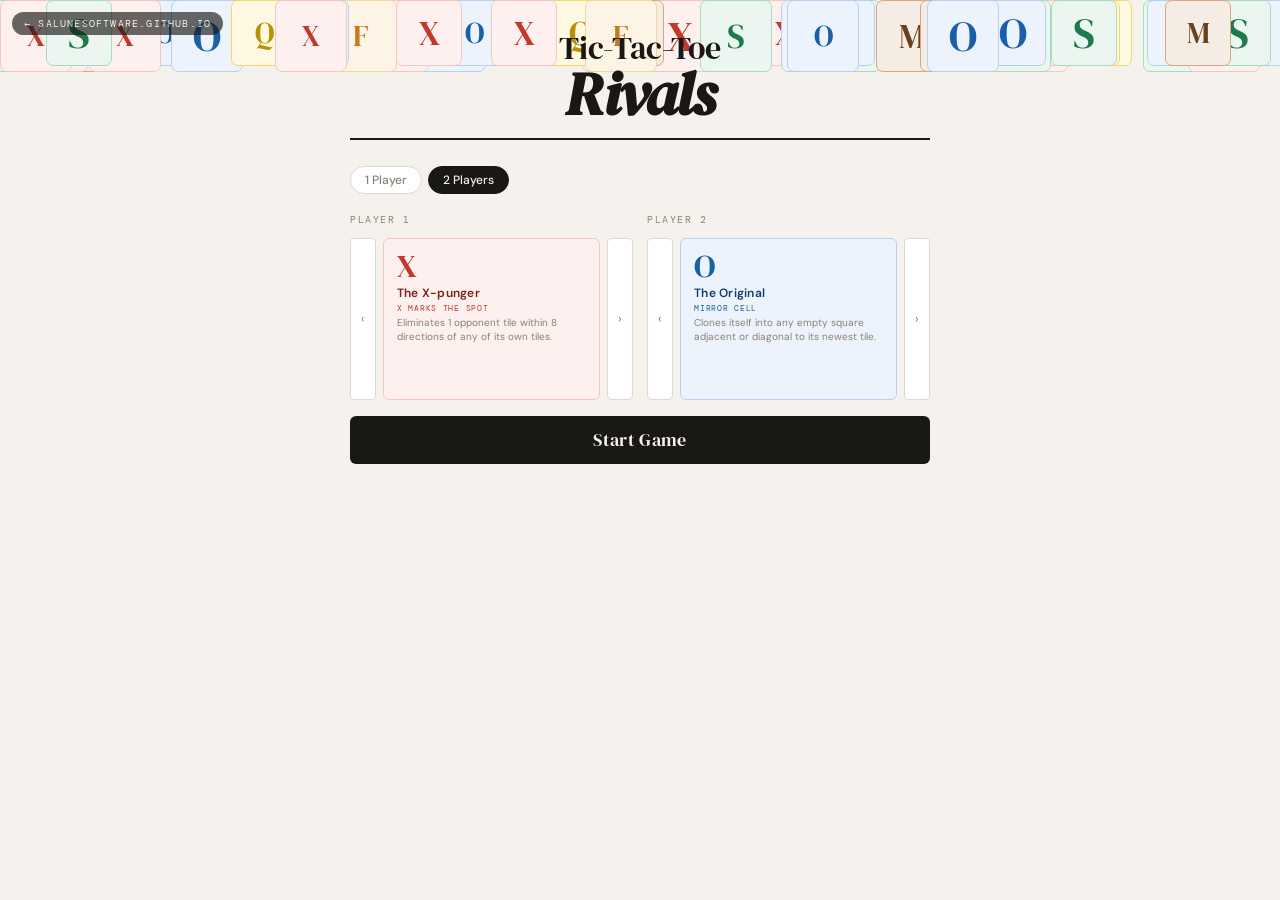
<file: rivals:/index.html>
<!DOCTYPE html>
<html lang="en">
<head>
<meta charset="UTF-8">
<meta name="viewport" content="width=device-width, initial-scale=1.0">
<title>Tic-Tac-Toe: Rivals</title>
<link href="https://fonts.googleapis.com/css2?family=DM+Serif+Display:ital@0;1&family=DM+Sans:wght@300;400;500;600&family=DM+Mono:wght@400;500&display=swap" rel="stylesheet">
<style>
*{box-sizing:border-box;margin:0;padding:0;}
:root{
  --bg:#f5f2ee;--surface:#fff;--border:#ddd8d0;--text:#1a1814;--muted:#8a8075;--faint:#e8e4de;
  --r:#c0392b;--r-l:#fdf0ee;--r-m:#f5c6c1;--r-d:#7d1f16;
  --b:#1a5fa8;--b-l:#edf3fc;--b-m:#b8d0f0;--b-d:#0e3d6e;
  --g:#1e7a4a;--g-l:#eaf6ef;--g-m:#a8dcbc;--g-d:#0f4a2a;
  --o:#c97820;--o-l:#fef4e6;--o-m:#f5d59a;--o-d:#7a4510;
  --w:#6b3e1e;--w-l:#f5ece4;--w-m:#d4a882;--w-d:#3e200a;
  --y:#b89000;--y-l:#fef9e0;--y-m:#f0d96a;--y-d:#6b5000;
  --r2:#7d1f16;--r2-l:#f2d5d0;--r2-m:#d98880;
  --b2:#0a2d52;--b2-l:#cce0f7;--b2-m:#7aaeea;
  --g2:#0a3d1e;--g2-l:#c2e8ce;--g2-m:#5cbd8a;
  --o2:#7a4510;--o2-l:#f7e4cc;--o2-m:#d4a040;
  --w2:#3e200a;--w2-l:#e8d5c2;--w2-m:#a87050;
  --y2:#6b5000;--y2-l:#f5edb8;--y2-m:#d4b800;
  --cell:90px;--gap:6px;--rad:6px;
}
body{font-family:'DM Sans',sans-serif;background:var(--bg);color:var(--text);min-height:100vh;display:flex;flex-direction:column;align-items:center;padding:2rem 1rem 3rem;overflow-x:hidden;}
#site-back{position:fixed;top:12px;left:12px;z-index:100;padding:5px 12px;background:var(--text);color:var(--bg);border:none;border-radius:20px;font-family:'DM Mono',monospace;font-size:10px;letter-spacing:.12em;text-transform:uppercase;cursor:pointer;opacity:.65;transition:opacity .2s;}
#site-back:hover{opacity:1;}
#ambient{position:fixed;inset:0;pointer-events:none;z-index:0;overflow:hidden;}
.amb{position:absolute;font-family:'DM Serif Display',serif;display:flex;align-items:center;justify-content:center;border-radius:7px;will-change:transform,opacity;}
@keyframes ambfall{0%{transform:translateY(var(--sy)) rotate(var(--rot));opacity:0;}5%{opacity:var(--pk);}82%{opacity:var(--pk);}100%{transform:translateY(calc(var(--sy) + 120vh)) rotate(calc(var(--rot) + var(--spin)));opacity:0;}}
.masthead{position:relative;z-index:1;text-align:center;border-bottom:2px solid var(--text);padding-bottom:.85rem;margin-bottom:1.6rem;width:100%;max-width:580px;}
.masthead .tic{font-family:'DM Serif Display',serif;font-size:clamp(1.3rem,4.5vw,2rem);letter-spacing:-.01em;line-height:1;color:var(--text);}
.masthead .rivals{font-family:'DM Serif Display',serif;font-style:italic;font-size:clamp(2.2rem,8vw,3.8rem);letter-spacing:-.03em;line-height:1;color:var(--text);display:block;font-weight:700;}
.fact-banner{font-family:'DM Mono',monospace;font-size:10px;letter-spacing:.14em;text-transform:uppercase;color:var(--o-d);background:var(--o-l);border:1px solid var(--o-m);border-radius:4px;padding:3px 10px;margin-top:6px;display:none;}
.fact-banner.show{display:inline-block;}
.wrap{position:relative;z-index:1;width:100%;max-width:580px;}
.screen{display:none;}.screen.active{display:block;}
.mode-row{display:flex;gap:6px;margin-bottom:1rem;flex-wrap:wrap;}
.pill{padding:5px 14px;border:1.5px solid var(--border);border-radius:20px;background:var(--surface);font-family:'DM Sans',sans-serif;font-size:12px;font-weight:500;color:var(--muted);cursor:pointer;transition:all .15s;}
.pill:hover{border-color:var(--text);color:var(--text);}.pill.on{background:var(--text);color:var(--bg);border-color:var(--text);}
.opt-row{display:none;gap:6px;margin-bottom:.8rem;flex-wrap:wrap;align-items:center;}.opt-row.show{display:flex;}
.opt-lbl{font-family:'DM Mono',monospace;font-size:10px;letter-spacing:.12em;text-transform:uppercase;color:var(--muted);}
.select-grid{display:grid;grid-template-columns:1fr 1fr;gap:1.1rem .9rem;margin-bottom:1rem;}
.pcol{display:flex;flex-direction:column;}
.pcol-lbl{font-family:'DM Mono',monospace;font-size:10px;letter-spacing:.15em;text-transform:uppercase;color:var(--muted);margin-bottom:8px;display:flex;align-items:center;gap:6px;height:20px;}
.ai-badge{background:var(--text);color:var(--bg);font-size:9px;padding:1px 5px;border-radius:3px;letter-spacing:.1em;}
.char-picker{display:flex;align-items:stretch;gap:7px;flex:1;}
.carr{width:26px;min-width:26px;border:1.5px solid var(--border);border-radius:4px;background:var(--surface);cursor:pointer;display:flex;align-items:center;justify-content:center;font-size:13px;color:var(--muted);user-select:none;transition:border-color .15s,color .15s;}
.carr:hover{border-color:var(--text);color:var(--text);}
.ccard{flex:1;border:1.5px solid var(--border);border-radius:var(--rad);padding:11px 13px;background:var(--surface);display:flex;flex-direction:column;height:162px;overflow:hidden;transition:border-color .2s,background .2s;}
.ccard.rt{border-color:var(--r-m);background:var(--r-l);}.ccard.bt{border-color:var(--b-m);background:var(--b-l);}.ccard.gt{border-color:var(--g-m);background:var(--g-l);}
.ccard.ot{border-color:var(--o-m);background:var(--o-l);}.ccard.wt{border-color:var(--w-m);background:var(--w-l);}.ccard.yt{border-color:var(--y-m);background:var(--y-l);}
.ccard.qt{border-color:var(--border);background:var(--faint);}
.csym{font-family:'DM Serif Display',serif;font-size:2rem;line-height:1;margin-bottom:3px;}
.rt .csym{color:var(--r);}.bt .csym{color:var(--b);}.gt .csym{color:var(--g);}.ot .csym{color:var(--o);}.wt .csym{color:var(--w);}.yt .csym{color:var(--y);}.qt .csym{color:var(--muted);}
.cname{font-size:12px;font-weight:600;letter-spacing:.02em;margin-bottom:2px;}
.rt .cname{color:var(--r-d);}.bt .cname{color:var(--b-d);}.gt .cname{color:var(--g-d);}.ot .cname{color:var(--o-d);}.wt .cname{color:var(--w-d);}.yt .cname{color:var(--y-d);}.qt .cname{color:var(--muted);}
.cpl{font-family:'DM Mono',monospace;font-size:8px;letter-spacing:.09em;text-transform:uppercase;margin-bottom:3px;}
.rt .cpl{color:var(--r);}.bt .cpl{color:var(--b);}.gt .cpl{color:var(--g);}.ot .cpl{color:var(--o);}.wt .cpl{color:var(--w);}.yt .cpl{color:var(--y);}.qt .cpl{color:var(--muted);}
.cdesc{font-size:10px;color:var(--muted);line-height:1.45;overflow:hidden;}
.cancel-wrap{overflow:hidden;max-height:0;transition:max-height .3s ease;margin-bottom:0;}
.cancel-wrap.open{max-height:80px;margin-bottom:.8rem;}
.cancel-note{font-size:11px;color:var(--muted);padding:7px 10px;border:1px solid var(--border);border-radius:var(--rad);background:var(--surface);line-height:1.5;}
.cancel-note strong{font-weight:600;color:var(--text);}
.start-btn{width:100%;padding:12px;background:var(--text);color:var(--bg);border:none;border-radius:var(--rad);font-family:'DM Serif Display',serif;font-size:1.1rem;letter-spacing:.02em;cursor:pointer;transition:opacity .15s,transform .1s;margin-bottom:.6rem;}
.start-btn:hover{opacity:.88;}.start-btn:active{transform:scale(.99);}
.scoreboard{display:grid;grid-template-columns:1fr auto 1fr;gap:8px;margin-bottom:.8rem;align-items:center;}
.sbox{border:1.5px solid var(--border);border-radius:var(--rad);padding:10px 13px;background:var(--surface);position:relative;overflow:hidden;}
.sbox.rb{border-color:var(--r-m);background:var(--r-l);}.sbox.bb{border-color:var(--b-m);background:var(--b-l);}.sbox.gb{border-color:var(--g-m);background:var(--g-l);}
.sbox.ob{border-color:var(--o-m);background:var(--o-l);}.sbox.wb{border-color:var(--w-m);background:var(--w-l);}.sbox.yb{border-color:var(--y-m);background:var(--y-l);}
.sbox.r2b{border-color:var(--r2-m);background:var(--r2-l);}.sbox.b2b{border-color:var(--b2-m);background:var(--b2-l);}.sbox.g2b{border-color:var(--g2-m);background:var(--g2-l);}
.sbox.o2b{border-color:var(--o2-m);background:var(--o2-l);}.sbox.w2b{border-color:var(--w2-m);background:var(--w2-l);}.sbox.y2b{border-color:var(--y2-m);background:var(--y2-l);}
.ghost{position:absolute;right:-10px;bottom:-14px;font-family:'DM Serif Display',serif;font-size:5rem;line-height:1;pointer-events:none;transform:rotate(-14deg);opacity:.08;user-select:none;}
.shn{font-family:'DM Mono',monospace;font-size:8.5px;letter-spacing:.1em;text-transform:uppercase;margin-bottom:2px;position:relative;z-index:1;}
.rb .shn{color:var(--r);}.bb .shn{color:var(--b);}.gb .shn{color:var(--g);}.ob .shn{color:var(--o);}.wb .shn{color:var(--w);}.yb .shn{color:var(--y);}
.r2b .shn{color:var(--r2);}.b2b .shn{color:var(--b2);}.g2b .shn{color:var(--g2);}.o2b .shn{color:var(--o2);}.w2b .shn{color:var(--w2);}.y2b .shn{color:var(--y2);}
.sv{font-family:'DM Serif Display',serif;font-size:1.9rem;line-height:1;position:relative;z-index:1;}
.rb .sv{color:var(--r);}.bb .sv{color:var(--b);}.gb .sv{color:var(--g);}.ob .sv{color:var(--o);}.wb .sv{color:var(--w);}.yb .sv{color:var(--y);}
.r2b .sv{color:var(--r2);}.b2b .sv{color:var(--b2);}.g2b .sv{color:var(--g2);}.o2b .sv{color:var(--o2);}.w2b .sv{color:var(--w2);}.y2b .sv{color:var(--y2);}
.smid{text-align:center;font-family:'DM Mono',monospace;font-size:9px;letter-spacing:.1em;text-transform:uppercase;color:var(--muted);line-height:2;}
.smidv{font-family:'DM Serif Display',serif;font-size:1.4rem;color:var(--muted);display:block;}
.stbar{border:1.5px solid var(--border);border-radius:var(--rad);background:var(--surface);padding:9px 13px;text-align:center;font-size:13px;min-height:42px;display:flex;align-items:center;justify-content:center;margin-bottom:.75rem;line-height:1.5;transition:border-color .2s,background .2s;}
.stbar.ra{border-color:var(--r-m);background:var(--r-l);}.stbar.ba{border-color:var(--b-m);background:var(--b-l);}.stbar.ga{border-color:var(--g-m);background:var(--g-l);}
.stbar.oa{border-color:var(--o-m);background:var(--o-l);}.stbar.wa{border-color:var(--w-m);background:var(--w-l);}.stbar.ya{border-color:var(--y-m);background:var(--y-l);}
.stbar.r2a{border-color:var(--r2-m);background:var(--r2-l);}.stbar.b2a{border-color:var(--b2-m);background:var(--b2-l);}.stbar.g2a{border-color:var(--g2-m);background:var(--g2-l);}
.stbar.o2a{border-color:var(--o2-m);background:var(--o2-l);}.stbar.w2a{border-color:var(--w2-m);background:var(--w2-l);}.stbar.y2a{border-color:var(--y2-m);background:var(--y2-l);}
.stbar.think{background:var(--faint);}
.tc{font-weight:600;}
.cr{color:var(--r-d);}.cb{color:var(--b-d);}.cg{color:var(--g-d);}.co{color:var(--o-d);}.cw{color:var(--w-d);}.cy{color:var(--y-d);}
.cr2{color:var(--r2);}.cb2{color:var(--b2);}.cg2{color:var(--g2);}.co2{color:var(--o2);}.cw2{color:var(--w2);}.cy2{color:var(--y2);}
.nopwr{color:var(--muted);font-size:11px;font-style:italic;}
.haspwr{font-size:11px;font-style:italic;}
.board{display:grid;grid-template-columns:repeat(4,var(--cell));gap:var(--gap);margin:0 auto .8rem;width:fit-content;padding:10px;background:var(--border);border-radius:10px;}
.cell{width:var(--cell);height:var(--cell);background:var(--surface);border-radius:4px;cursor:pointer;font-family:'DM Serif Display',serif;font-size:2.3rem;display:flex;align-items:center;justify-content:center;transition:background .12s,transform .08s,box-shadow .12s;user-select:none;position:relative;overflow:hidden;}
.cell:hover:not(.taken){background:var(--faint);transform:scale(1.03);}.cell.taken{cursor:default;}
.cell.rp{color:var(--r);background:var(--r-l);}.cell.bp{color:var(--b);background:var(--b-l);}.cell.gp{color:var(--g);background:var(--g-l);}
.cell.op{color:var(--o);background:var(--o-l);}.cell.wp{color:var(--w);background:var(--w-l);}.cell.yp{color:var(--y);background:var(--y-l);}
.cell.r2p{color:var(--r2);background:var(--r2-l);box-shadow:inset 0 0 0 2.5px var(--r2-m);}
.cell.b2p{color:var(--b2);background:var(--b2-l);box-shadow:inset 0 0 0 2.5px var(--b2-m);}
.cell.g2p{color:var(--g2);background:var(--g2-l);box-shadow:inset 0 0 0 2.5px var(--g2-m);}
.cell.o2p{color:var(--o2);background:var(--o2-l);box-shadow:inset 0 0 0 2.5px var(--o2-m);}
.cell.w2p{color:var(--w2);background:var(--w2-l);box-shadow:inset 0 0 0 2.5px var(--w2-m);}
.cell.y2p{color:var(--y2);background:var(--y2-l);box-shadow:inset 0 0 0 2.5px var(--y2-m);}
.cell.win.rp{box-shadow:0 0 0 2px var(--r);background:var(--r-m);}.cell.win.bp{box-shadow:0 0 0 2px var(--b);background:var(--b-m);}
.cell.win.gp{box-shadow:0 0 0 2px var(--g);background:var(--g-m);}.cell.win.op{box-shadow:0 0 0 2px var(--o);background:var(--o-m);}
.cell.win.wp{box-shadow:0 0 0 2px var(--w);background:var(--w-m);}.cell.win.yp{box-shadow:0 0 0 2px var(--y);background:var(--y-m);}
.cell.win.r2p{box-shadow:0 0 0 2px var(--r2);background:var(--r2-m);}.cell.win.b2p{box-shadow:0 0 0 2px var(--b2);background:var(--b2-m);}
.cell.win.g2p{box-shadow:0 0 0 2px var(--g2);background:var(--g2-m);}
.cell.hlr{background:var(--r-l);box-shadow:0 0 0 2px var(--r);cursor:pointer;animation:br 1.2s ease-in-out infinite;}.cell.hlr:hover{background:var(--r-m);}
.cell.hlb{background:var(--b-l);box-shadow:0 0 0 2px var(--b);cursor:pointer;animation:bb 1.2s ease-in-out infinite;}.cell.hlb:hover{background:var(--b-m);}
.cell.hlg{background:var(--g-l);box-shadow:0 0 0 2px var(--g);cursor:pointer;animation:bg 1.2s ease-in-out infinite;}.cell.hlg:hover{background:var(--g-m);}
.cell.hlo{background:var(--o-l);box-shadow:0 0 0 2px var(--o);cursor:pointer;animation:bo 1.2s ease-in-out infinite;}.cell.hlo:hover{background:var(--o-m);}
.cell.hlw{background:var(--w-l);box-shadow:0 0 0 2px var(--w);cursor:pointer;animation:bw 1.2s ease-in-out infinite;}.cell.hlw:hover{background:var(--w-m);}
.cell.hly{background:var(--y-l);box-shadow:0 0 0 2px var(--y);cursor:pointer;animation:by 1.2s ease-in-out infinite;}.cell.hly:hover{background:var(--y-m);}
@keyframes br{0%,100%{box-shadow:0 0 0 2px var(--r)}50%{box-shadow:0 0 0 4px var(--r-m)}}
@keyframes bb{0%,100%{box-shadow:0 0 0 2px var(--b)}50%{box-shadow:0 0 0 4px var(--b-m)}}
@keyframes bg{0%,100%{box-shadow:0 0 0 2px var(--g)}50%{box-shadow:0 0 0 4px var(--g-m)}}
@keyframes bo{0%,100%{box-shadow:0 0 0 2px var(--o)}50%{box-shadow:0 0 0 4px var(--o-m)}}
@keyframes bw{0%,100%{box-shadow:0 0 0 2px var(--w)}50%{box-shadow:0 0 0 4px var(--w-m)}}
@keyframes by{0%,100%{box-shadow:0 0 0 2px var(--y)}50%{box-shadow:0 0 0 4px var(--y-m)}}
.cell.p3::before,.cell.p2::before,.cell.p1::before{content:'';position:absolute;inset:0;border-radius:4px;pointer-events:none;z-index:1;}
.cell.p3::before{background:linear-gradient(135deg,rgba(124,58,237,.13)0%,rgba(196,181,253,.07)100%);}
.cell.p2::before{background:linear-gradient(135deg,rgba(109,40,217,.28)0%,rgba(139,92,246,.16)100%);}
.cell.p1::before{background:linear-gradient(135deg,rgba(91,33,182,.47)0%,rgba(76,29,149,.30)100%);animation:pdying .6s ease-in-out infinite;}
@keyframes pdying{0%,100%{opacity:1;}50%{opacity:.28;}}
.fdot{position:absolute;inset:0;display:flex;align-items:center;justify-content:center;z-index:2;pointer-events:none;}
.fdot::after{content:'';width:20px;height:20px;border-radius:50%;display:block;box-shadow:0 1px 4px rgba(0,0,0,.18);}
.fdot.f0::after{background:radial-gradient(circle at 36% 30%,#6abf69 0%,#1e7a4a 60%,#0f4a2a 100%);}
.fdot.f1::after{background:radial-gradient(circle at 36% 30%,#5cbd8a 0%,#0a3d1e 60%,#051a0d 100%);}
.qghost-dot{position:absolute;inset:0;display:flex;align-items:center;justify-content:center;pointer-events:none;font-family:'DM Serif Display',serif;font-size:1.8rem;}
.legstrip{display:grid;grid-template-columns:1fr 1fr;gap:5px;margin-bottom:.7rem;}
.lc{border:1px solid var(--border);border-radius:var(--rad);padding:7px 9px;background:var(--surface);font-size:10.5px;color:var(--muted);line-height:1.45;}
.lc strong{display:block;font-family:'DM Mono',monospace;font-size:8.5px;letter-spacing:.09em;text-transform:uppercase;margin-bottom:2px;}
.lc.rl{border-color:var(--r-m);}.lc.rl strong{color:var(--r);}
.lc.bl{border-color:var(--b-m);}.lc.bl strong{color:var(--b);}
.lc.gl{border-color:var(--g-m);}.lc.gl strong{color:var(--g);}
.lc.ol{border-color:var(--o-m);}.lc.ol strong{color:var(--o);}
.lc.wl{border-color:var(--w-m);}.lc.wl strong{color:var(--w);}
.lc.yl{border-color:var(--y-m);}.lc.yl strong{color:var(--y);}
.lc.r2l{border-color:var(--r2-m);}.lc.r2l strong{color:var(--r2);}
.lc.b2l{border-color:var(--b2-m);}.lc.b2l strong{color:var(--b2);}
.lc.g2l{border-color:var(--g2-m);}.lc.g2l strong{color:var(--g2);}
.game-cancel-note{font-size:11px;color:var(--muted);padding:7px 10px;border:1px solid var(--border);border-radius:var(--rad);background:var(--surface);margin-bottom:.7rem;line-height:1.5;display:none;}
.game-cancel-note.show{display:block;}
.game-cancel-note strong{font-weight:600;color:var(--text);}
.actions{display:flex;gap:8px;justify-content:center;}
.abtn{padding:8px 20px;border:1.5px solid var(--border);border-radius:var(--rad);background:var(--surface);font-family:'DM Sans',sans-serif;font-size:12px;font-weight:500;color:var(--muted);cursor:pointer;transition:all .15s;}
.abtn:hover{border-color:var(--text);color:var(--text);}
.abtn.pri{background:var(--text);color:var(--bg);border-color:var(--text);}.abtn.pri:hover{opacity:.85;color:var(--bg);}
.back{text-align:center;margin-top:.9rem;font-size:12px;color:var(--muted);cursor:pointer;text-decoration:underline;text-underline-offset:3px;}
.back:hover{color:var(--text);}
@media(max-width:520px){:root{--cell:70px;}.select-grid{gap:.9rem .5rem;}}
</style>
</head>
<body>
<button id="site-back" onclick="goToSite()">&#8592; salunesoftware.github.io</button>
<div id="ambient"></div>
<div class="masthead">
  <div class="tic">Tic-Tac-Toe</div>
  <span class="rivals">Rivals</span>
  <div class="fact-banner" id="fact-banner"></div>
</div>
<div class="wrap">
  <div class="screen active" id="scr-sel">
    <div class="mode-row">
      <button class="pill" id="mb1p" onclick="setMode('sp')">1 Player</button>
      <button class="pill on" id="mb2p" onclick="setMode('2p')">2 Players</button>
    </div>
    <div class="opt-row" id="drow">
      <button class="pill on" id="de" onclick="setDiff('easy')">Easy</button>
      <button class="pill" id="dm" onclick="setDiff('medium')">Medium</button>
      <button class="pill" id="dh" onclick="setDiff('hard')">Hard</button>
    </div>
    <div class="opt-row" id="frow">
      <span class="opt-lbl">Bot goes</span>
      <button class="pill on" id="fb2nd" onclick="setBotFirst(false)">Second</button>
      <button class="pill" id="fb1st" onclick="setBotFirst(true)">First</button>
    </div>
    <div class="select-grid" id="selgrid"></div>
    <button class="start-btn" onclick="startGame()">Start Game</button>
    <div class="cancel-wrap" id="cancel-wrap">
      <div class="cancel-note"><strong>Nemesis mode:</strong> Both players have no powers every other turn, starting on turn 1.</div>
    </div>
  </div>
  <div class="screen" id="scr-game">
    <div class="scoreboard">
      <div class="sbox rb" id="sb0"><div class="ghost" id="gh0">X</div><div class="shn" id="sn0"></div><div class="sv" id="sv0">0</div></div>
      <div class="smid">draws<span class="smidv" id="svd">0</span></div>
      <div class="sbox bb" id="sb1"><div class="ghost" id="gh1">O</div><div class="shn" id="sn1"></div><div class="sv" id="sv1">0</div></div>
    </div>
    <div class="legstrip" id="legstrip"></div>
    <div class="game-cancel-note" id="gcn"></div>
    <div class="stbar" id="stbar"></div>
    <div class="board" id="board"></div>
    <div class="actions"><button class="abtn pri" onclick="resetRound()">New Round</button></div>
    <div class="back" onclick="goBack()">Change characters</div>
  </div>
</div>
<script>
// ══ MUSIC ══
const AUDIO_BASE='https://salunesoftware.github.io/';
const TRACK_FILES={base:'RivalBaseTrack01',X:'RivalXTrack01',O:'RivalOTrack01',S:'RivalSTrack01',M:'RivalMTrack01',Q:'RivalQTrack01',F:'RivalFTrack01'};
const audioEls={};let musicStarted=false;
function initAudio(){
  if(musicStarted)return;musicStarted=true;
  Object.entries(TRACK_FILES).forEach(([k,name])=>{
    const a=new Audio(AUDIO_BASE+name+'.mp3');a.loop=true;a.volume=0;audioEls[k]=a;
  });
  audioEls.base.play().catch(()=>{});fadeTo(audioEls.base,1,1500);
}
function fadeTo(el,target,ms){
  if(!el)return;const start=el.volume,diff=target-start;
  if(Math.abs(diff)<0.001){el.volume=target;return;}
  const steps=30,iv=ms/steps;let n=0;
  const t=setInterval(()=>{n++;el.volume=Math.max(0,Math.min(1,start+diff*(n/steps)));if(n>=steps){clearInterval(t);el.volume=target;if(target===0)el.pause();}},iv);
  if(target>0&&el.paused)el.play().catch(()=>{});
}
const CHAR_TRACK_KEY=['X','O','S','M','Q','F',null];
function onCharSelect(){
  if(!musicStarted)return;
  const active=new Set(['base']);
  for(let s=0;s<2;s++){const k=CHAR_TRACK_KEY[SI[s]];if(k)active.add(k);}
  Object.keys(TRACK_FILES).forEach(k=>{
    if(k==='base')return;
    const el=audioEls[k];if(!el)return;
    if(active.has(k)&&el.volume<0.9)fadeTo(el,1,1500);
    else if(!active.has(k)&&el.volume>0.05)fadeTo(el,0,1500);
  });
}
function onGameStart(){if(!musicStarted)return;Object.values(audioEls).forEach(el=>fadeTo(el,1,1500));}
function onGameEnd(){if(!musicStarted)return;onCharSelect();}
function goToSite(){
  if(musicStarted)Object.values(audioEls).forEach(el=>fadeTo(el,0,800));
  setTimeout(()=>window.location.href='https://salunesoftware.github.io/',900);
}

// ══ CHARACTERS ══
const CH=[
  {id:'expunger',sym:'X',name:'The X-punger',pname:'X Marks the Spot',
   desc:'Eliminates 1 opponent tile within 8 directions of any of its own tiles.',
   t:'r',bc:'rb',pc:'rp',tc:'cr',lc:'rl',ac:'ra',alt:{bc:'r2b',pc:'r2p',tc:'cr2',lc:'r2l',ac:'r2a'}},
  {id:'original',sym:'O',name:'The Original',pname:'Mirror Cell',
   desc:'Clones itself into any empty square adjacent or diagonal to its newest tile.',
   t:'b',bc:'bb',pc:'bp',tc:'cb',lc:'bl',ac:'ba',alt:{bc:'b2b',pc:'b2p',tc:'cb2',lc:'b2l',ac:'b2a'}},
  {id:'snake',sym:'S',name:'The Snake',pname:'Venom Bloom',
   desc:'Poisons all adjacent tiles on placement, dissolving in 3 turns. Eating a fruit grants one extra placement (max 3 fruits).',
   t:'g',bc:'gb',pc:'gp',tc:'cg',lc:'gl',ac:'ga',alt:{bc:'g2b',pc:'g2p',tc:'cg2',lc:'g2l',ac:'g2a'}},
  {id:'mole',sym:'M',name:'The Mole',pname:'Burrow',
   desc:'Places only adjacent to existing tiles. After placing, burrows through an adjacent opponent tile — exit direction is random (straight, left, or right).',
   t:'w',bc:'wb',pc:'wp',tc:'cw',lc:'wl',ac:'wa',alt:{bc:'w2b',pc:'w2p',tc:'cw2',lc:'wl',ac:'w2a'}},
  {id:'quantum',sym:'Q',name:'The Quantum',pname:'Cascade',
   desc:'Ghost images project along row and column. Each turn, the 4 adjacent ghosts become real tiles and the source dissolves. Opponent covering a ghost teleports that real tile.',
   t:'y',bc:'yb',pc:'yp',tc:'cy',lc:'yl',ac:'ya',alt:{bc:'y2b',pc:'y2p',tc:'cy2',lc:'yl',ac:'y2a'}},
  {id:'factotum',sym:'F',name:'The Factotum',pname:'Wild Power',
   desc:'Gains a random power each turn. Each placed tile permanently retains the power it had when placed.',
   t:'o',bc:'ob',pc:'op',tc:'co',lc:'ol',ac:'oa',alt:{bc:'o2b',pc:'o2p',tc:'co2',lc:'ol',ac:'o2a'}},
  {id:'random',sym:'?',name:'Random',pname:'',
   desc:'Picks a random character when the game starts.',
   t:'qt',bc:'bb',pc:'bp',tc:'cb',lc:'bl',ac:'ba',alt:{bc:'b2b',pc:'b2p',tc:'cb2',lc:'bl',ac:'b2a'}},
];
const REAL_CH=6;
const FACTOTUM_POOL=['expunger','original','snake','mole','quantum'];

// ══ BOARD HELPERS ══
const N=4,WINS=[];
for(let r=0;r<N;r++) WINS.push([r*N,r*N+1,r*N+2,r*N+3]);
for(let c=0;c<N;c++) WINS.push([c,c+N,c+2*N,c+3*N]);
WINS.push([0,5,10,15]);WINS.push([3,6,9,12]);
const adjO=i=>{const r=Math.floor(i/N),c=i%N,a=[];if(r>0)a.push(i-N);if(r<N-1)a.push(i+N);if(c>0)a.push(i-1);if(c<N-1)a.push(i+1);return a;};
const adjD=i=>{const r=Math.floor(i/N),c=i%N,a=[];if(r>0&&c>0)a.push(i-N-1);if(r>0&&c<N-1)a.push(i-N+1);if(r<N-1&&c>0)a.push(i+N-1);if(r<N-1&&c<N-1)a.push(i+N+1);return a;};
const adj8=i=>[...new Set([...adjO(i),...adjD(i)])];
const stepRC=(i,dr,dc)=>{const r=Math.floor(i/N)+dr,c=(i%N)+dc;return(r<0||r>=N||c<0||c>=N)?-1:r*N+c;};

// ══ SELECT STATE ══
let SI=[0,1],gMode='2p',diff='easy',botFirst=false;
let RSI=[0,1];

const rch=s=>CH[RSI[s]];
const sameChar=()=>RSI[0]===RSI[1];
const isAlt=s=>s===1&&sameChar();
const prop=(s,k)=>isAlt(s)?rch(s).alt[k]:rch(s)[k];
const sym=s=>isAlt(s)?rch(s).sym.toLowerCase():rch(s).sym;
const symSlot=v=>{const s0=sym(0),s1=sym(1);return v===s0?0:v===s1?1:-1;};
const botSlot=()=>gMode==='sp'?(botFirst?0:1):-1;
const isNemesis=()=>sameChar();
// cancelledOut: TRUE on ODD turns (1,3,5...) = no power
const cancelledOut=s=>isNemesis()&&(pTurnCnt[s]%2===1);

function playerLabel(s){if(gMode==='sp'&&s===botSlot())return'Bot';return s===0?'P1':'P2';}
function displayName(s){return rch(s).name+' ('+playerLabel(s)+')';}

// ══ FACTOTUM TILE DATA (per-tile historical power) ══
let factTileData={};   // boardIdx -> {id, sym}
let factPower=[null,null]; // current-turn power

function rollFactPower(s){const id=FACTOTUM_POOL[Math.floor(Math.random()*FACTOTUM_POOL.length)];factPower[s]=id;return id;}
function effId(s){if(rch(s).id==='factotum')return factPower[s]||'expunger';return rch(s).id;}

// ══ QUANTUM STATE ══
// qTileState: boardIdx -> {slot, mature:bool, perceived:bool}
// mature=false: placed this Q-turn, will mature next Q-turn
// perceived=true: opponent covered a ghost; tile stays, no more projection
let qTileState={};

function qDist(qi,i){
  const qr=Math.floor(qi/N),qc=qi%N,ir=Math.floor(i/N),ic=i%N;
  if(qr===ir)return Math.abs(qc-ic);if(qc===ic)return Math.abs(qr-ir);return 999;
}
function buildQuantumGhosts(){
  const map={};
  Object.entries(qTileState).forEach(([idxStr,st])=>{
    const qi=parseInt(idxStr);
    if(board[qi]===null){delete qTileState[qi];return;}
    if(st.perceived)return;
    const qr=Math.floor(qi/N),qc=qi%N;
    const cells=[];
    for(let cc=0;cc<N;cc++){const j=qr*N+cc;if(j!==qi)cells.push(j);}
    for(let rr=0;rr<N;rr++){const j=rr*N+qc;if(j!==qi)cells.push(j);}
    cells.forEach(j=>{
      if(board[j]!==null)return;
      const d=qDist(qi,j);
      if(!map[j]||d<map[j].minDist){map[j]={slot:st.slot,minDist:d,sources:[qi]};}
      else if(d===map[j].minDist&&!map[j].sources.includes(qi)){map[j].sources.push(qi);}
    });
  });
  return map;
}
function ghostOpacity(d){return d<=1?0.42:d===2?0.26:0.14;}

function teleportQTile(qi,slot){
  if(board[qi]===null)return;
  const v=sym(slot);
  const ghosts=buildQuantumGhosts();
  const cands=board.map((bv,j)=>bv===null&&!ghosts[j]?j:-1).filter(j=>j>=0);
  const pool=cands.length?cands:board.map((bv,j)=>bv===null?j:-1).filter(j=>j>=0);
  if(!pool.length)return;
  const dest=pool[Math.floor(Math.random()*pool.length)];
  const oldSt=qTileState[qi];
  board[qi]=null;delete qTileState[qi];
  board[dest]=v;
  qTileState[dest]={slot,mature:false,perceived:false};
  // also record factotum data if needed
  if(factTileData[qi]){factTileData[dest]=factTileData[qi];delete factTileData[qi];}
}

function checkQuantumTeleportByOpp(placingSlot,pos){
  const qs=1-placingSlot;
  if(rch(qs).id!=='quantum'&&!(rch(qs).id==='factotum'))return;
  const ghosts=buildQuantumGhosts();
  if(!ghosts[pos]||ghosts[pos].slot!==qs)return;
  // Mark ghost sources as perceived
  (ghosts[pos].sources||[]).forEach(qi=>{if(qTileState[qi])qTileState[qi].perceived=true;});
  // Teleport real Q tiles in same row/col as pos
  const qr=Math.floor(pos/N),qc=pos%N;
  const toTel=[];
  Object.entries(qTileState).forEach(([iStr,st])=>{
    if(st.slot!==qs)return;
    const qi=parseInt(iStr);const r=Math.floor(qi/N),c=qi%N;
    if(r===qr||c===qc)toTel.push(qi);
  });
  toTel.forEach(qi=>{if(board[qi]!==null)teleportQTile(qi,qs);});
}

function matureQuantumTiles(slot){
  // All unmature Q tiles for this slot mature: spawn ortho empty neighbors, self removed
  const v=sym(slot);
  const toMature=Object.entries(qTileState).filter(([,st])=>st.slot===slot&&!st.mature).map(([idx])=>parseInt(idx));
  toMature.forEach(qi=>{
    if(board[qi]===null){delete qTileState[qi];return;}
    adjO(qi).forEach(j=>{
      if(board[j]===null){board[j]=v;qTileState[j]={slot,mature:false,perceived:false};}
    });
    board[qi]=null;delete qTileState[qi];
  });
}

// ══ SELECT UI ══
function renderCard(slot){
  const ci=SI[slot],c=CH[ci],el=document.getElementById('cc'+slot);
  el.className='ccard '+(ci===REAL_CH?'qt':c.t+'t');
  el.innerHTML=`<div class="csym">${c.sym}</div><div class="cname">${c.name}</div><div class="cpl">${c.pname||'Any character'}</div><div class="cdesc">${c.desc}</div>`;
}
function buildSelectCols(){
  const grid=document.getElementById('selgrid');grid.innerHTML='';
  for(let s=0;s<2;s++){
    const isBot=gMode==='sp'&&s===botSlot();
    const col=document.createElement('div');col.className='pcol';
    const lbl=document.createElement('div');lbl.className='pcol-lbl';lbl.id='lbl'+s;
    if(isBot)lbl.innerHTML='Bot <span class="ai-badge">BOT</span>';
    else lbl.textContent=gMode==='sp'?'You':(s===0?'Player 1':'Player 2');
    const picker=document.createElement('div');picker.className='char-picker';
    const lb=document.createElement('div');lb.className='carr';lb.innerHTML='&#8249;';lb.onclick=()=>shiftSlot(s,-1);
    const card=document.createElement('div');card.className='ccard rt';card.id='cc'+s;
    const rb=document.createElement('div');rb.className='carr';rb.innerHTML='&#8250;';rb.onclick=()=>shiftSlot(s,1);
    picker.appendChild(lb);picker.appendChild(card);picker.appendChild(rb);
    col.appendChild(lbl);col.appendChild(picker);grid.appendChild(col);
  }
  renderCard(0);renderCard(1);updateNemesisNote();
}
function shiftSlot(s,d){SI[s]=(SI[s]+d+REAL_CH+1)%(REAL_CH+1);renderCard(s);updateNemesisNote();onCharSelect();}
function updateNemesisNote(){const same=SI[0]<REAL_CH&&SI[1]<REAL_CH&&SI[0]===SI[1];document.getElementById('cancel-wrap').className='cancel-wrap'+(same?' open':'');}
function setMode(m){
  gMode=m;
  document.getElementById('mb1p').className='pill'+(m==='sp'?' on':'');
  document.getElementById('mb2p').className='pill'+(m==='2p'?' on':'');
  document.getElementById('drow').className='opt-row'+(m==='sp'?' show':'');
  document.getElementById('frow').className='opt-row'+(m==='sp'?' show':'');
  SI=[0,1];buildSelectCols();
}
function setDiff(d){diff=d;['easy','medium','hard'].forEach((x,i)=>{document.getElementById(['de','dm','dh'][i]).className='pill'+(d===x?' on':'');});}
function setBotFirst(v){
  botFirst=v;
  document.getElementById('fb2nd').className='pill'+(!v?' on':'');
  document.getElementById('fb1st').className='pill'+(v?' on':'');
  [SI[0],SI[1]]=[SI[1],SI[0]];buildSelectCols();
}
buildSelectCols();setMode('2p');setDiff('easy');

// ══ GAME STATE ══
let board,poison,fruit,lastP,turnIdx,pTurnCnt,phase,over,scores,botThink,bonusSlot;
let moleExpecting=-1,moleFrom=-1;
const isBot=()=>gMode==='sp'&&turnIdx===botSlot()&&!over;

// ══ START/RESET ══
function startGame(){
  RSI=[SI[0],SI[1]];
  for(let s=0;s<2;s++)if(RSI[s]===REAL_CH)RSI[s]=Math.floor(Math.random()*REAL_CH);
  document.getElementById('scr-sel').className='screen';
  document.getElementById('scr-game').className='screen active';
  scores=[0,0,0];
  buildGameUI();buildBoardEl();resetRound();
  initAudio();onGameStart();
}
function goBack(){
  document.getElementById('scr-game').className='screen';
  document.getElementById('scr-sel').className='screen active';
  document.getElementById('fact-banner').className='fact-banner';
  onGameEnd();
}
function buildGameUI(){
  const ls=document.getElementById('legstrip');ls.innerHTML='';
  [0,1].forEach(s=>{
    const d=document.createElement('div');d.className='lc '+prop(s,'lc');
    d.innerHTML=`<strong>${displayName(s)}: ${rch(s).pname}</strong>${rch(s).desc}`;ls.appendChild(d);
  });
  const gcn=document.getElementById('gcn');
  if(isNemesis()){gcn.className='game-cancel-note show';gcn.innerHTML=`<strong>Nemesis mode:</strong> Both players have no powers every other turn, starting on turn 1.`;}
  else gcn.className='game-cancel-note';
  [0,1].forEach(s=>{
    document.getElementById('sb'+s).className='sbox '+prop(s,'bc');
    document.getElementById('gh'+s).textContent=rch(s).sym;
    document.getElementById('sn'+s).textContent=displayName(s);
    document.getElementById('sv'+s).textContent='0';
  });
}
function buildBoardEl(){
  const el=document.getElementById('board');el.innerHTML='';
  for(let i=0;i<N*N;i++){const c=document.createElement('div');c.className='cell';c.addEventListener('click',()=>handleClick(i));el.appendChild(c);}
}
function resetRound(){
  board=Array(N*N).fill(null);poison=Array(N*N).fill(0);fruit=Array(N*N).fill(0);
  lastP=[-1,-1];pTurnCnt=[0,0];factPower=[null,null];factTileData={};qTileState={};
  turnIdx=0;phase='place';over=false;botThink=false;bonusSlot=-1;moleExpecting=-1;moleFrom=-1;
  if(rch(0).id==='factotum')rollFactPower(0);
  if(rch(1).id==='factotum')rollFactPower(1);
  updateFactBanner();renderBoard();setStatus();
  if(isBot())setTimeout(doBot,500);
}

// ══ FACTOTUM BANNER ══
function updateFactBanner(){
  const fb=document.getElementById('fact-banner');
  if(!over&&rch(turnIdx).id==='factotum'&&factPower[turnIdx]){
    const pc=CH.find(c=>c.id===factPower[turnIdx]);
    fb.className='fact-banner show';fb.textContent='The Factotum has the power of '+pc.name;
  } else fb.className='fact-banner';
}

// ══ SNAKE ══
function tickPoison(){for(let i=0;i<N*N;i++){if(poison[i]>0){poison[i]--;if(poison[i]===0)board[i]=null;}}}
function venomBloom(idx,s){if(cancelledOut(s))return;adjO(idx).forEach(j=>{if(board[j]!==null&&poison[j]===0)poison[j]=3;});}
function countFruits(){return fruit.filter(Boolean).length;}
function spawnFruitFor(s){
  if(countFruits()>=3)return;
  const emp=board.map((v,i)=>(v===null&&fruit[i]===0)?i:-1).filter(i=>i>=0);
  if(!emp.length)return;fruit[emp[Math.floor(Math.random()*emp.length)]]=s+1;
}
function canEatFruit(s,i){return fruit[i]===s+1;}

// ══ MOLE ══
function moleValidPlacements(s){
  const v=sym(s),hasM=board.some(bv=>bv===v);
  if(!hasM)return board.map((bv,i)=>bv===null?i:-1).filter(i=>i>=0);
  const seen=new Set();board.forEach((bv,i)=>{if(bv===v)adjO(i).forEach(j=>{if(board[j]===null)seen.add(j);});});return[...seen];
}
function moleAdjOppTargets(s){const ov=sym(1-s);if(moleFrom<0)return[];return adjO(moleFrom).filter(i=>board[i]===ov);}
function moleDoBurrow(s,clicked){
  const v=sym(s),dr=Math.floor(clicked/N)-Math.floor(moleFrom/N),dc=(clicked%N)-(moleFrom%N);
  board[clicked]=v;
  const opts=[{dr,dc},{dr:-dc,dc:dr},{dr:dc,dc:-dr}].map(({dr:d2,dc:c2})=>{const n=stepRC(clicked,d2,c2);return(n>=0&&board[n]!==v)?n:-1;});
  const rn=Math.random();let t=rn<1/3?opts[0]:rn<2/3?(opts[1]>=0?opts[1]:opts[0]):(opts[2]>=0?opts[2]:opts[0]);
  if(t>=0&&board[t]===null)board[t]=v;
}

// ══ WIN/DRAW ══
function chkWin(s){const v=sym(s);return WINS.find(w=>w.every(i=>board[i]===v))||null;}
function chkDraw(){return board.every(v=>v!==null);}

// ══ POWER TARGETS ══
function getPwrTargets(s){
  const eid=effId(s);if(cancelledOut(s))return[];
  if(eid==='expunger'){const ms=sym(s),os=sym(1-s),seen=new Set();board.forEach((v,i)=>{if(v===ms)adj8(i).forEach(j=>{if(board[j]===os)seen.add(j);});});return[...seen];}
  if(eid==='original'){const lp=lastP[s];if(lp<0)return[];const seen=new Set();adj8(lp).forEach(j=>{if(board[j]===null)seen.add(j);});return[...seen];}
  if(eid==='mole')return moleAdjOppTargets(s);
  return[];
}

// ══ PLACE LOGIC ══
function doPlace(i,s,isBonus){
  const v=sym(s),eid=effId(s),isSnake=eid==='snake',isQ=eid==='quantum';

  // Q: check if placing on own ghost
  let onOwnGhost=false;
  if(isQ){const gm=buildQuantumGhosts();if(gm[i]&&gm[i].slot===s)onOwnGhost=true;}

  board[i]=v;
  const ateFruit=canEatFruit(s,i);fruit[i]=0;lastP[s]=i;

  // Factotum: record this tile's power permanently
  if(rch(s).id==='factotum'&&factPower[s]){
    factTileData[i]={id:factPower[s],sym:CH.find(c=>c.id===factPower[s])?.sym||'F'};
  }
  // Q: register tile
  if(isQ){
    qTileState[i]={slot:s,mature:false,perceived:false};
    if(onOwnGhost){
      const others=Object.keys(qTileState).map(Number).filter(j=>j!==i&&qTileState[j]?.slot===s);
      others.forEach(j=>teleportQTile(j,s));
    }
  }
  if(isSnake)venomBloom(i,s);

  const win=chkWin(s);
  if(win){renderBoard();markWin(win);endGame(s);return;}
  if(chkDraw()){renderBoard();endGame(-1);return;}

  // Fruit bonus — only on non-bonus, non-cancelled snake turns
  if(ateFruit&&isSnake&&!isBonus&&!cancelledOut(s)){
    renderBoard();
    const st=document.getElementById('stbar');
    st.className='stbar '+prop(s,'ac');
    st.innerHTML=`<span class="tc ${prop(s,'tc')}">${displayName(s)}</span> &mdash; fruit! Place one more tile.`;
    bonusSlot=s;phase='bonus';
    if(isBot())setTimeout(()=>doBotBonus(s),400);
    return;
  }
  if(isBonus){finishAfterBonus(s);return;}
  gotopower(s);
}

function gotopower(s){
  const eid=effId(s);
  if(eid==='mole'&&!cancelledOut(s)){
    const tgts=moleAdjOppTargets(s);
    if(tgts.length>0){moleExpecting=s;phase='power';renderBoard();setStatus();if(isBot())setTimeout(doBot,350);return;}
  }
  phase='power';const tgts=getPwrTargets(s);renderBoard();setStatus();
  if(tgts.length===0)autoAdvance(s);else if(isBot())setTimeout(doBot,350);
}
function finishAfterBonus(s){
  const eid=effId(s);
  if(eid==='mole'&&!cancelledOut(s)){
    const tgts=moleAdjOppTargets(s);
    if(tgts.length>0){moleExpecting=s;phase='power';renderBoard();setStatus();if(isBot())setTimeout(doBot,350);return;}
  }
  phase='power';const tgts=getPwrTargets(s);renderBoard();setStatus();
  if(tgts.length===0)autoAdvance(s);else if(isBot())setTimeout(doBot,350);
}

function doPwr(i,s){
  const eid=effId(s);
  if(eid==='expunger'){board[i]=null;poison[i]=0;delete qTileState[i];advanceTurn();}
  else if(eid==='original'){
    board[i]=sym(s);checkQuantumTeleportByOpp(s,i);
    const win=chkWin(s);if(win){renderBoard();markWin(win);endGame(s);return;}advanceTurn();
  } else if(eid==='mole'){
    moleExpecting=-1;moleDoBurrow(s,i);
    const win=chkWin(s);if(win){renderBoard();markWin(win);endGame(s);return;}
    if(chkDraw()){renderBoard();endGame(-1);return;}advanceTurn();
  }
}

function autoAdvance(s){
  const eid=effId(s);
  if(['snake','quantum','factotum'].includes(eid)){advanceTurn();return;}
  const msgs={expunger:'No targets in range.',original:'No room to clone.',mole:'No adjacent opponent tiles.'};
  if(!msgs[eid]){advanceTurn();return;}
  const st=document.getElementById('stbar');st.className='stbar';
  st.innerHTML=`<span class="tc ${prop(s,'tc')}">${displayName(s)}</span> &mdash; ${msgs[eid]}`;
  setTimeout(advanceTurn,600);
}

function advanceTurn(){
  const next=1-turnIdx;
  // Quantum maturation at start of Q player's turn
  if(rch(next).id==='quantum'){
    matureQuantumTiles(next);
    const qw=chkWin(next);if(qw){renderBoard();markWin(qw);endGame(next);return;}
  }
  // Tick poison if next is snake
  if(effId(next)==='snake'){tickPoison();const w=chkWin(next);if(w){renderBoard();markWin(w);endGame(next);return;}}
  if(chkDraw()){renderBoard();endGame(-1);return;}
  // Spawn fruit at end of snake turn
  if(effId(turnIdx)==='snake'&&!cancelledOut(turnIdx))spawnFruitFor(turnIdx);
  moleExpecting=-1;moleFrom=-1;turnIdx=next;phase='place';bonusSlot=-1;
  if(rch(next).id==='factotum')rollFactPower(next);
  updateFactBanner();renderBoard();setStatus();
  if(isBot())setTimeout(doBot,400);
}

function endGame(ws){
  over=true;document.getElementById('fact-banner').className='fact-banner';
  const st=document.getElementById('stbar');
  if(ws===-1){st.className='stbar';st.textContent='Draw.';scores[2]++;}
  else{st.className='stbar '+prop(ws,'ac');st.innerHTML=`<span class="tc ${prop(ws,'tc')}">${displayName(ws)} wins.</span>`;scores[ws]++;}
  document.getElementById('sv0').textContent=scores[0];
  document.getElementById('sv1').textContent=scores[1];
  document.getElementById('svd').textContent=scores[2];
  onGameEnd();
}

// ══ HUMAN CLICK ══
function handleClick(i){
  if(over||botThink||isBot())return;
  if(phase==='place'){
    if(rch(turnIdx).id==='mole'&&!moleValidPlacements(turnIdx).includes(i))return;
    if(board[i]!==null)return;
    pTurnCnt[turnIdx]++;moleFrom=i;doPlace(i,turnIdx,false);
  } else if(phase==='bonus'){
    if(board[i]!==null)return;
    fruit[i]=0;moleFrom=i;doPlace(i,bonusSlot,true);
  } else if(phase==='power'){
    if(moleExpecting>=0){if(!moleAdjOppTargets(moleExpecting).includes(i))return;doPwr(i,moleExpecting);}
    else{if(!getPwrTargets(turnIdx).includes(i))return;doPwr(i,turnIdx);}
  }
}

// ══ STATUS ══
function setStatus(){
  if(over)return;
  const st=document.getElementById('stbar');
  if(botThink){st.className='stbar think';st.textContent='Bot is thinking...';return;}
  const co=cancelledOut(turnIdx);
  st.className='stbar '+prop(turnIdx,'ac');
  if(phase==='place'){
    let msg=`<span class="tc ${prop(turnIdx,'tc')}">${displayName(turnIdx)}</span> &mdash; place your piece`;
    if(isNemesis()){
      // co=true → ODD turn → no power; co=false → EVEN turn → has power
      if(co) msg+=` &nbsp;<span class="nopwr">— no power this turn</span>`;
      else   msg+=` &nbsp;<span class="haspwr" style="color:var(--muted)">(power unlocked)</span>`;
    }
    st.innerHTML=msg;
  } else if(phase==='bonus'){
    st.innerHTML=`<span class="tc ${prop(turnIdx,'tc')}">${displayName(turnIdx)}</span> &mdash; fruit bonus! Place one more tile.`;
  } else if(phase==='power'){
    if(moleExpecting>=0)st.innerHTML=`<span class="tc ${prop(turnIdx,'tc')}">${displayName(turnIdx)}: Burrow</span> &mdash; click an adjacent opponent tile`;
    else st.innerHTML=`<span class="tc ${prop(turnIdx,'tc')}">${displayName(turnIdx)}: ${rch(turnIdx).pname}</span> &mdash; choose a target`;
  }
}

// ══ RENDER ══
function renderBoard(){
  const cells=document.getElementById('board').querySelectorAll('.cell');
  const showPwr=!over&&!botThink&&phase==='power';
  const eid=effId(turnIdx);
  const hlMap={expunger:'hlr',original:'hlb',snake:'hlg',factotum:'hlo',mole:'hlw',quantum:'hly'};
  const hlCls=hlMap[eid]||'hlr';
  const tgts=showPwr?getPwrTargets(moleExpecting>=0?moleExpecting:turnIdx):[];
  const qGhosts=buildQuantumGhosts();
  cells.forEach((cell,i)=>{
    cell.className='cell';cell.innerHTML='';cell.style.background='';cell.style.boxShadow='';
    if(!board[i]&&qGhosts[i]&&!tgts.includes(i)){
      const op=ghostOpacity(qGhosts[i].minDist);
      cell.style.background=`rgba(184,144,0,${(op*0.5).toFixed(2)})`;
      cell.style.boxShadow=`inset 0 0 0 1.5px rgba(184,144,0,${op.toFixed(2)})`;
      const dot=document.createElement('div');dot.className='qghost-dot';
      dot.style.color=`rgba(184,144,0,${(op+0.12).toFixed(2)})`;dot.textContent='Q';cell.appendChild(dot);
    }
    if(fruit[i]&&!board[i]){
      cell.classList.add('fruit-empty');
      const fd=document.createElement('div');fd.className='fdot f'+(fruit[i]-1);cell.appendChild(fd);
    }
    if(board[i]!==null){
      const s=symSlot(board[i]);
      if(s>=0)cell.classList.add('taken',prop(s,'pc'));
      let disp=board[i].toUpperCase();
      // Factotum: show historical symbol for placed tiles
      if(s>=0&&rch(s).id==='factotum'){
        const td=factTileData[i];
        if(td)disp=td.sym;
        else if(factPower[s]){const pc=CH.find(c=>c.id===factPower[s]);if(pc)disp=pc.sym;}
      }
      cell.textContent=disp;
      if(poison[i]===3)cell.classList.add('p3');
      else if(poison[i]===2)cell.classList.add('p2');
      else if(poison[i]===1)cell.classList.add('p1');
    }
    if(tgts.includes(i)){cell.style.background='';cell.style.boxShadow='';cell.classList.add(hlCls);if(!board[i])cell.classList.remove('taken');}
  });
}
function markWin(win){const cells=document.getElementById('board').querySelectorAll('.cell');win.forEach(i=>cells[i].classList.add('win'));}

// ══ BOT AI ══
const lscore=(b,v)=>{let s=0;for(const w of WINS){const m=w.filter(i=>b[i]===v).length,t=w.filter(i=>b[i]!==null&&b[i]!==v).length;if(t===0&&m>0)s+=m*m*m;}return s;};
const cwn=(b,v,i)=>{const nb=[...b];nb[i]=v;return WINS.some(w=>w.every(j=>nb[j]===v));};
const rnd=a=>a[Math.floor(Math.random()*a.length)];
const empt=b=>b.map((v,i)=>v===null?i:-1).filter(i=>i>=0);
function bestH(b,v,ov,pool){if(!pool.length)return null;let best=-Infinity,r=pool[0];for(const i of pool){const nb=[...b];nb[i]=v;const s=lscore(nb,v)-lscore(nb,ov);if(s>best){best=s;r=i;}}return r;}
function smart(b,v,ov,pool){if(!pool.length)return null;for(const i of pool)if(cwn(b,v,i))return i;for(const i of pool)if(cwn(b,ov,i))return i;return bestH(b,v,ov,pool);}

function botPlace(s){
  const v=sym(s),ov=sym(1-s),co=cancelledOut(s),eid=effId(s);
  let pool=rch(s).id==='mole'?moleValidPlacements(s):empt(board);
  if(!pool.length)return null;
  for(const i of pool)if(cwn(board,v,i))return i;
  for(const i of pool)if(cwn(board,ov,i))return i;
  if(pTurnCnt[s]===0&&diff!=='hard'){
    const mid=[5,6,9,10],me=mid.filter(i=>board[i]===null&&pool.includes(i));
    if(me.length&&Math.random()<0.6)return rnd(me);return rnd(pool);
  }
  if(eid==='snake'&&!co){
    const fc=pool.filter(i=>canEatFruit(s,i));
    if(fc.length&&(diff==='hard'||Math.random()<0.45))return rnd(fc);
    let best=-Infinity,r=pool[0];
    for(const i of pool){const nb=[...board];nb[i]=v;const ph=adjO(i).filter(j=>nb[j]!==null&&poison[j]===0).length;const fn=pool.filter(j=>j!==i&&canEatFruit(s,j)&&adjO(i).includes(j)).length;const sc=lscore(nb,v)-lscore(nb,ov)+ph*5+fn*9;if(sc>best){best=sc;r=i;}}return r;
  }
  if(eid==='quantum'&&!co){
    let best=-Infinity,r=pool[0];
    for(const i of pool){const nb=[...board];nb[i]=v;const r0=Math.floor(i/N),c0=i%N;let g=0;for(let cc=0;cc<N;cc++){const j=r0*N+cc;if(j!==i&&nb[j]===null)g++;}for(let rr=0;rr<N;rr++){const j=rr*N+c0;if(j!==i&&nb[j]===null)g++;}const sc=lscore(nb,v)-lscore(nb,ov)+g*2;if(sc>best){best=sc;r=i;}}return r;
  }
  if(diff==='easy')return Math.random()<0.3?bestH(board,v,ov,pool):rnd(pool);
  if(diff==='medium')return bestH(board,v,ov,pool);
  const safe=pool.filter(i=>{const nb=[...board];nb[i]=v;return!empt(nb).some(j=>cwn(nb,ov,j));});
  return bestH(board,v,ov,safe.length?safe:pool);
}
function botPwr(s){
  if(cancelledOut(s))return null;
  const eid=effId(s),v=sym(s),ov=sym(1-s),tgts=getPwrTargets(s);
  if(!tgts.length)return null;
  if(eid==='expunger'){let best=-1,r=tgts[0];for(const i of tgts){const nb=[...board];nb[i]=null;const g=lscore(board,ov)-lscore(nb,ov);if(g>best){best=g;r=i;}}return r;}
  if(eid==='original'){for(const i of tgts)if(cwn(board,v,i))return i;let best=-Infinity,r=tgts[0];for(const i of tgts){const nb=[...board];nb[i]=v;const s2=lscore(nb,v)-lscore(nb,ov);if(s2>best){best=s2;r=i;}}return r;}
  if(eid==='mole'){let best=-1,r=tgts[0];for(const i of tgts){const nb=[...board];nb[i]=v;const g=lscore(board,ov)-lscore(nb,ov);if(g>best){best=g;r=i;}}return r;}
  return null;
}

// FIXED bot bonus: direct placement, no re-entry into doPlace bonus path
function doBotBonus(s){
  if(over)return;
  const eid=effId(s),v=sym(s);
  let pool=empt(board);if(!pool.length){phase='power';renderBoard();setStatus();autoAdvance(s);return;}
  let m;
  if(eid==='snake'){
    let best=-Infinity;m=pool[0];
    for(const i of pool){const nb=[...board];nb[i]=v;const ph=adjO(i).filter(j=>nb[j]!==null&&poison[j]===0).length;const sc=lscore(nb,v)+ph*5;if(sc>best){best=sc;m=i;}}
  } else m=smart(board,v,sym(1-s),pool)||rnd(pool);
  // Clear fruit if landed on it (no chain)
  fruit[m]=0;moleFrom=m;
  // Direct placement — bypass doPlace to avoid bonus re-entry bug
  board[m]=v;lastP[s]=m;
  if(rch(s).id==='factotum'&&factPower[s])factTileData[m]={id:factPower[s],sym:CH.find(c=>c.id===factPower[s])?.sym||'F'};
  if(eid==='snake')venomBloom(m,s);
  const win=chkWin(s);if(win){renderBoard();markWin(win);endGame(s);return;}
  if(chkDraw()){renderBoard();endGame(-1);return;}
  // Continue to power phase
  bonusSlot=-1;
  const eid2=effId(s);
  if(eid2==='mole'&&!cancelledOut(s)){const tgts=moleAdjOppTargets(s);if(tgts.length>0){moleExpecting=s;phase='power';renderBoard();setStatus();setTimeout(doBot,300);return;}}
  phase='power';renderBoard();setStatus();
  const tgts=getPwrTargets(s);
  if(tgts.length===0)autoAdvance(s);else setTimeout(doBot,300);
}

function doBot(){
  if(over||!isBot())return;
  botThink=true;renderBoard();setStatus();
  const d=diff==='hard'?600:diff==='medium'?380:220;
  setTimeout(()=>{
    if(over){botThink=false;return;}
    if(phase==='place'){
      pTurnCnt[turnIdx]++;moleFrom=-1;
      const m=botPlace(turnIdx);botThink=false;
      if(m==null){renderBoard();setStatus();return;}
      moleFrom=m;doPlace(m,turnIdx,false);
    } else if(phase==='bonus'){
      botThink=false;doBotBonus(bonusSlot);
    } else if(phase==='power'){
      const r=botPwr(moleExpecting>=0?moleExpecting:turnIdx);botThink=false;
      if(r!=null)doPwr(r,moleExpecting>=0?moleExpecting:turnIdx);else advanceTurn();
    }
  },d);
}

// ══ AMBIENT ══
(function(){
  const el=document.getElementById('ambient');
  const chars=['X','O','S','F','M','Q'];
  const themes=[{fg:'var(--r)',bg:'var(--r-l)',bd:'var(--r-m)'},{fg:'var(--b)',bg:'var(--b-l)',bd:'var(--b-m)'},{fg:'var(--g)',bg:'var(--g-l)',bd:'var(--g-m)'},{fg:'var(--o)',bg:'var(--o-l)',bd:'var(--o-m)'},{fg:'var(--w)',bg:'var(--w-l)',bd:'var(--w-m)'},{fg:'var(--y)',bg:'var(--y-l)',bd:'var(--y-m)'}];
  const COUNT=55,tiles=[];
  function makeTile(){
    const ci=Math.floor(Math.random()*chars.length),t=themes[ci];
    const d=document.createElement('div');d.className='amb';d.textContent=chars[ci];
    d.style.color=t.fg;d.style.background=t.bg;d.style.border='1.5px solid '+t.bd;
    d.style.fontSize=(Math.random()<0.25?'2.6rem':(Math.random()<0.5?'1.8rem':'2.1rem'));
    const side=Math.random()<0.5?66:72;d.style.width=side+'px';d.style.height=side+'px';
    el.appendChild(d);return d;
  }
  function placeTile(d){
    const vw=window.innerWidth,vh=window.innerHeight;
    const x=Math.random()*vw-36;
    const bias=Math.random();
    const sy=bias<0.55?(-70-Math.random()*0.5*vh):bias<0.85?(-36-Math.random()*0.1*vh):(Math.random()*0.25*vh-36);
    const rot=(Math.random()-.5)*36,spin=(Math.random()-.5)*18;
    const dur=18+Math.random()*22;const del=-(Math.random()*dur);
    const pk=0.09+Math.random()*0.13;
    d.style.left=Math.round(x)+'px';
    d.style.setProperty('--sy',Math.round(sy)+'px');
    d.style.setProperty('--rot',rot+'deg');
    d.style.setProperty('--spin',spin+'deg');
    d.style.setProperty('--pk',pk);
    d.style.animationName='ambfall';d.style.animationDuration=dur+'s';
    d.style.animationDelay=del+'s';d.style.animationTimingFunction='linear';
    d.style.animationIterationCount='infinite';
    d.style.zIndex=pk<0.11?0:pk<0.16?1:2;
  }
  for(let k=0;k<COUNT;k++){const d=makeTile();placeTile(d);tiles.push(d);}
  setInterval(()=>placeTile(tiles[Math.floor(Math.random()*tiles.length)]),5000);
})();

buildBoardEl();
</script>
</body>
</html>
</file>
